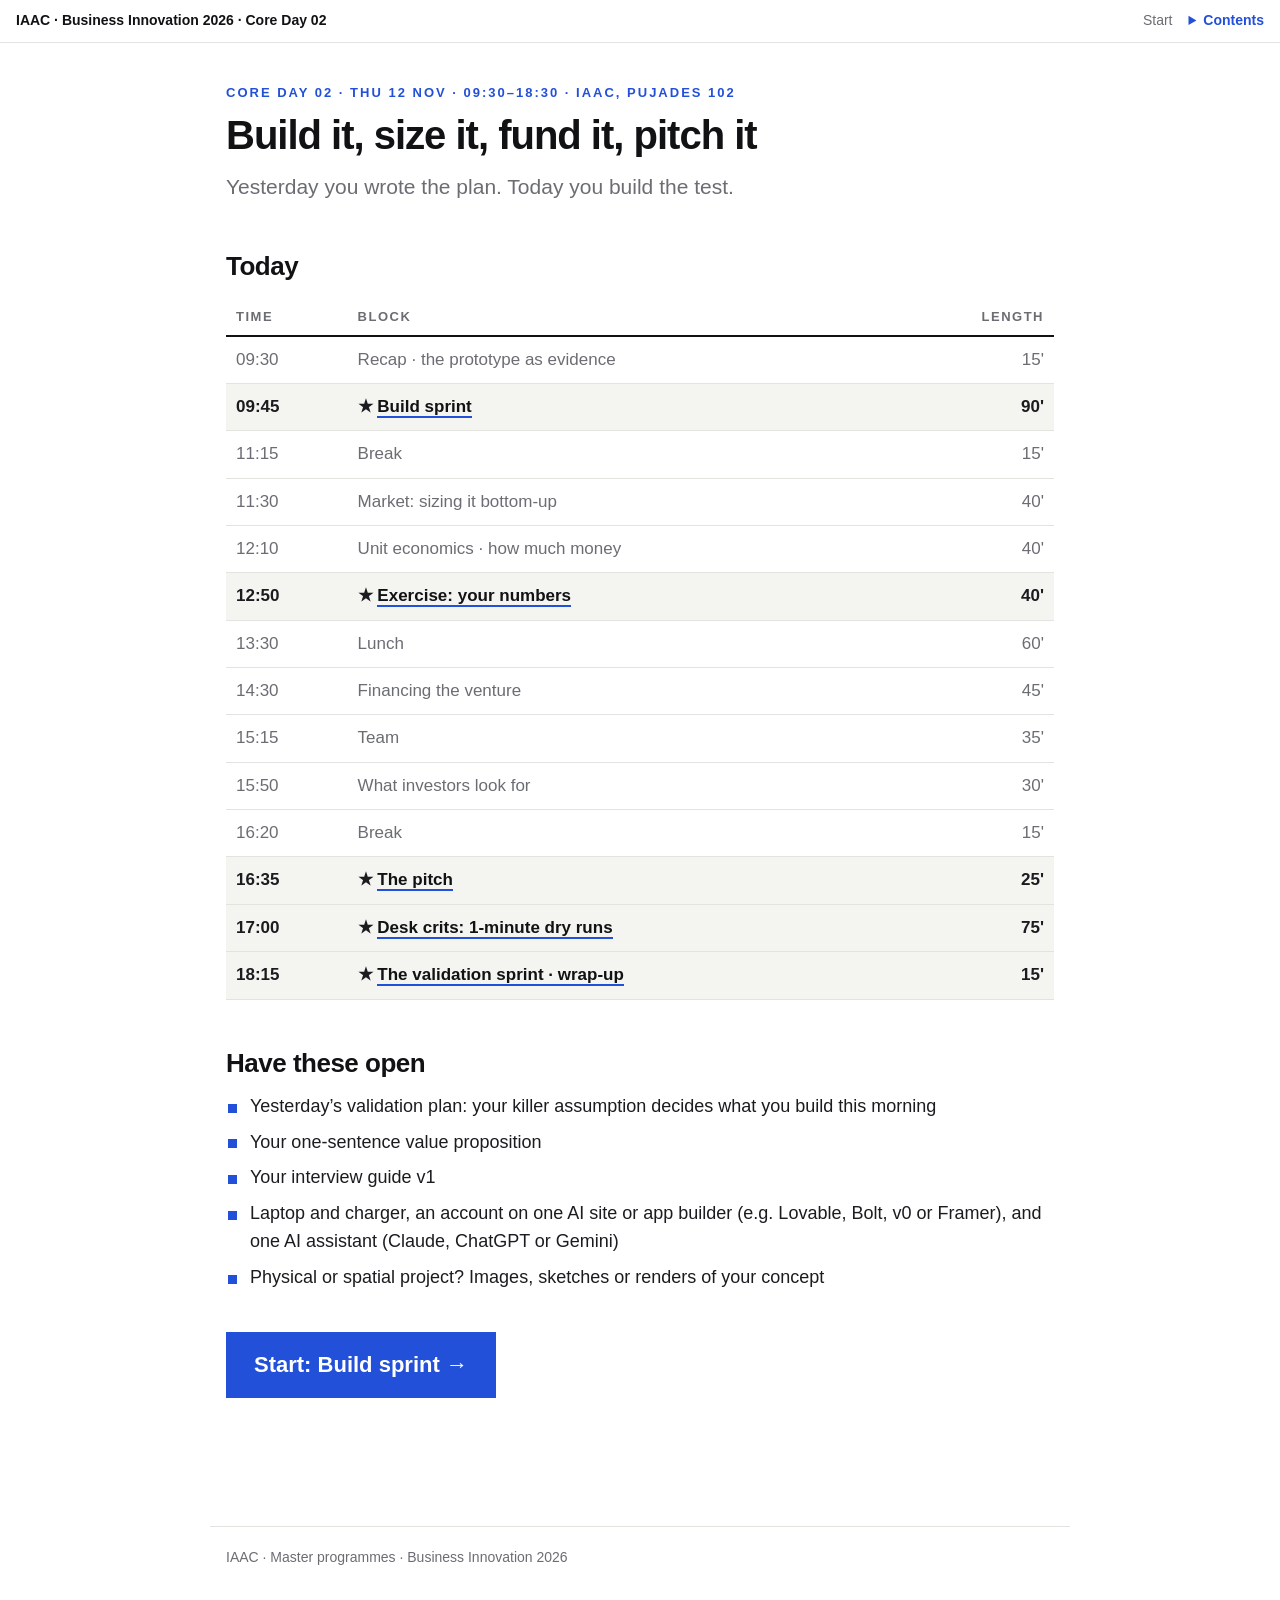
<file: index.html>
<!doctype html>
<html lang="en">
<head>
<meta charset="utf-8">
<meta name="viewport" content="width=device-width, initial-scale=1">
<title>Overview &middot; Core Day 02</title>
<meta name="description" content="Agenda and checklist for Core Day 02 of Business Innovation 2026.">
<link rel="stylesheet" href="style.css">
</head>
<body>
<div class="bar"><a class="home" href="index.html">IAAC &middot; Business Innovation 2026 &middot; Core Day 02</a><div class="right"><span class="prog">Start</span><details class="toc"><summary>Contents</summary><ol><li class="cur"><a href="index.html" aria-current="page">Overview</a></li><li><a href="01-build-sprint.html">Build sprint</a></li><li><a href="02-build-prompts.html">Builder prompts</a></li><li><a href="03-peer-test-ship.html">Peer test &amp; ship</a></li><li><a href="04-your-numbers.html">Your numbers</a></li><li><a href="05-numbers-prompts.html">AI: check your numbers</a></li><li><a href="06-the-pitch.html">The pitch</a></li><li><a href="07-desk-crits.html">Desk crits</a></li><li><a href="08-validation-sprint.html">Validation sprint</a></li></ol></details></div></div>
<main>
<p class="eyebrow">Core Day 02 &middot; Thu 12 Nov &middot; 09:30&ndash;18:30 &middot; IAAC, Pujades 102</p>
<h1>Build it, size it, fund it, pitch it</h1>
<p class="lead">Yesterday you wrote the plan. Today you build the test.</p>
<h2>Today</h2><div class="tw"><table><thead><tr><th>Time</th><th>Block</th><th class="r">Length</th></tr></thead><tbody><tr class="muted"><td>09:30</td><td>Recap · the prototype as evidence</td><td class="r">15'</td></tr><tr class="star"><td>09:45</td><td>&#9733; <a href="01-build-sprint.html">Build sprint</a></td><td class="r">90'</td></tr><tr class="muted"><td>11:15</td><td>Break</td><td class="r">15'</td></tr><tr class="muted"><td>11:30</td><td>Market: sizing it bottom-up</td><td class="r">40'</td></tr><tr class="muted"><td>12:10</td><td>Unit economics · how much money</td><td class="r">40'</td></tr><tr class="star"><td>12:50</td><td>&#9733; <a href="04-your-numbers.html">Exercise: your numbers</a></td><td class="r">40'</td></tr><tr class="muted"><td>13:30</td><td>Lunch</td><td class="r">60'</td></tr><tr class="muted"><td>14:30</td><td>Financing the venture</td><td class="r">45'</td></tr><tr class="muted"><td>15:15</td><td>Team</td><td class="r">35'</td></tr><tr class="muted"><td>15:50</td><td>What investors look for</td><td class="r">30'</td></tr><tr class="muted"><td>16:20</td><td>Break</td><td class="r">15'</td></tr><tr class="star"><td>16:35</td><td>&#9733; <a href="06-the-pitch.html">The pitch</a></td><td class="r">25'</td></tr><tr class="star"><td>17:00</td><td>&#9733; <a href="07-desk-crits.html">Desk crits: 1-minute dry runs</a></td><td class="r">75'</td></tr><tr class="star"><td>18:15</td><td>&#9733; <a href="08-validation-sprint.html">The validation sprint · wrap-up</a></td><td class="r">15'</td></tr></tbody></table></div><h2>Have these open</h2><ul class="sq">
<li>Yesterday&rsquo;s validation plan: your killer assumption decides what you build this morning</li>
<li>Your one-sentence value proposition</li>
<li>Your interview guide v1</li>
<li>Laptop and charger, an account on one AI site or app builder (e.g. Lovable, Bolt, v0 or Framer), and one AI assistant (Claude, ChatGPT or Gemini)</li>
<li>Physical or spatial project? Images, sketches or renders of your concept</li></ul>
<a class="cta" href="01-build-sprint.html">Start: Build sprint &rarr;</a>
</main>
<nav class="pn" aria-label="Page navigation"></nav>

<footer>IAAC &middot; Master programmes &middot; Business Innovation 2026</footer>
<script src="site.js"></script>
</body>
</html>
</file>
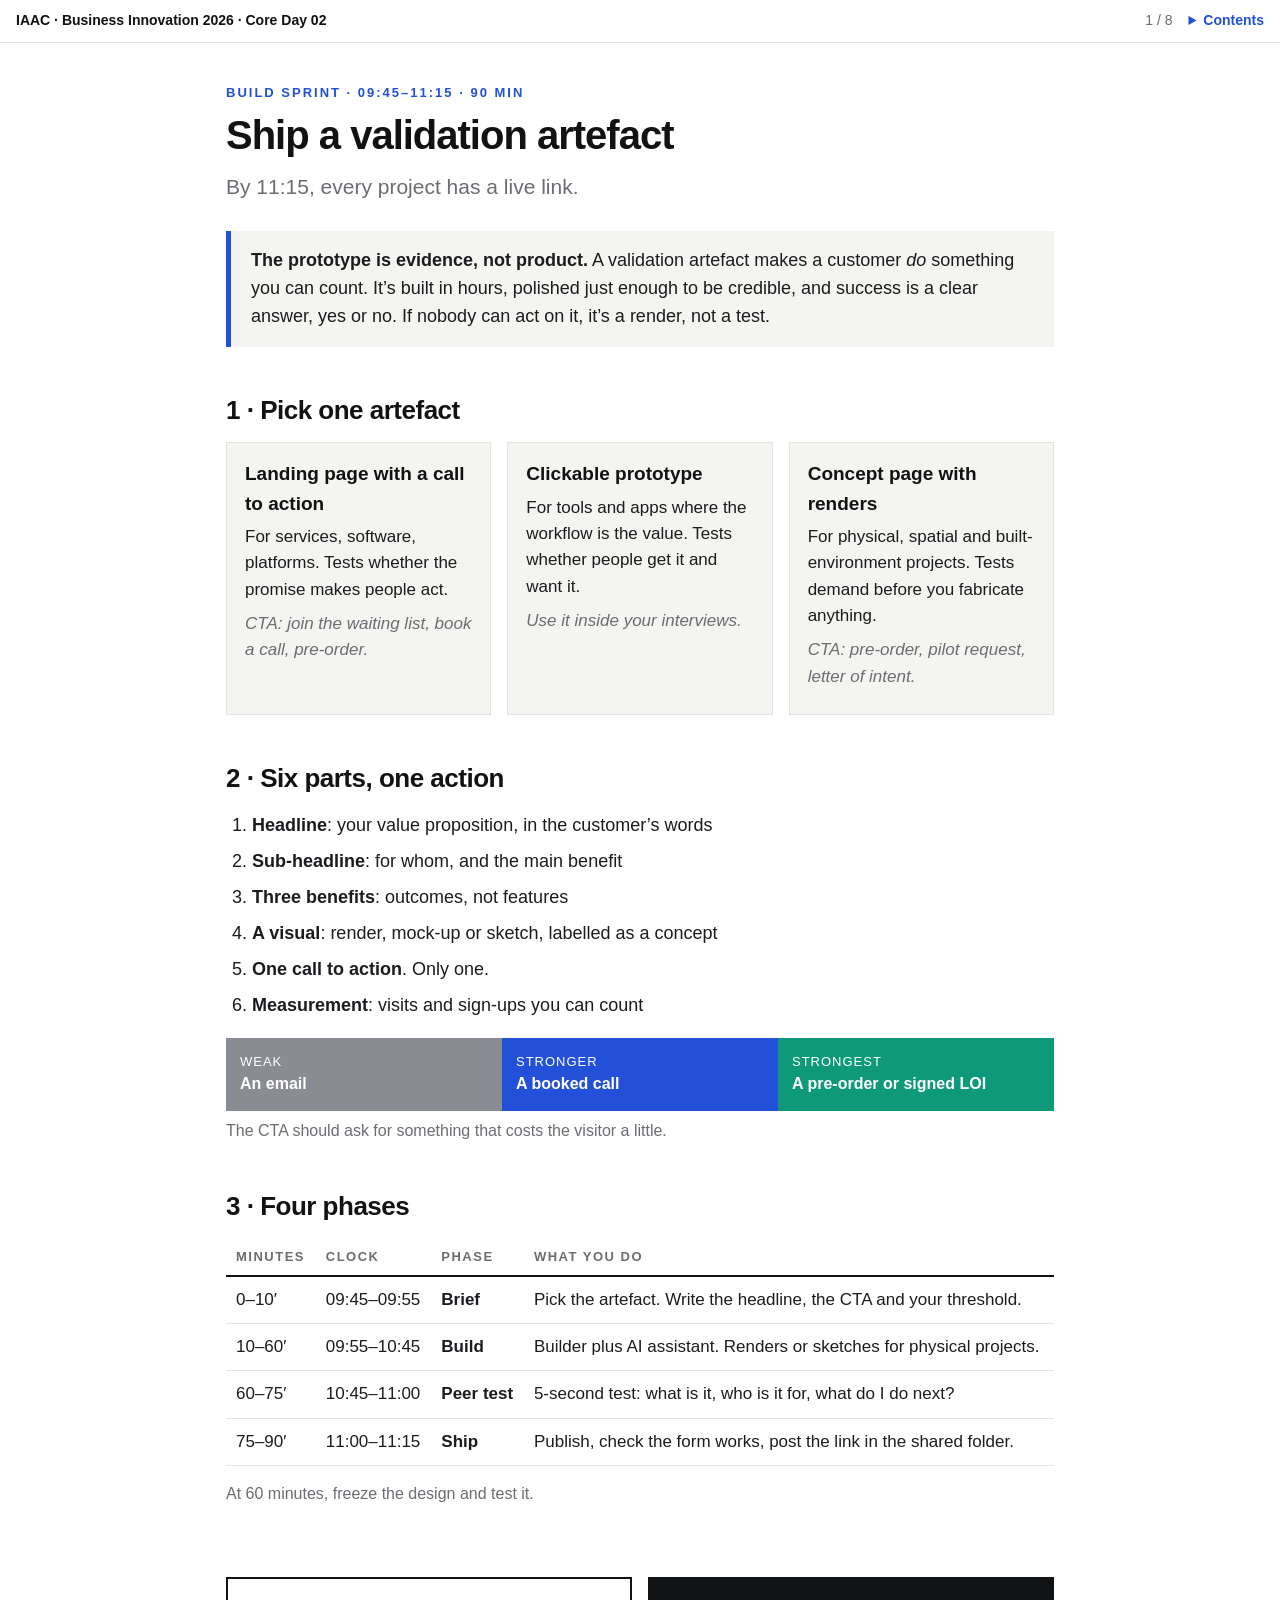
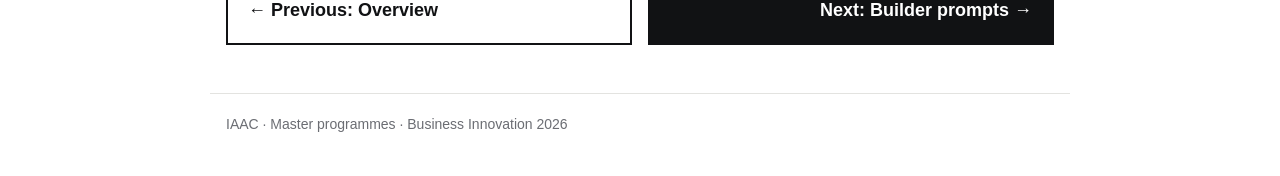
<file: 01-build-sprint.html>
<!doctype html>
<html lang="en">
<head>
<meta charset="utf-8">
<meta name="viewport" content="width=device-width, initial-scale=1">
<title>Build sprint &middot; Core Day 02</title>
<meta name="description" content="Build sprint: instructions and prompts for Core Day 02, Business Innovation 2026.">
<link rel="stylesheet" href="style.css">
</head>
<body>
<div class="bar"><a class="home" href="index.html">IAAC &middot; Business Innovation 2026 &middot; Core Day 02</a><div class="right"><span class="prog">1 / 8</span><details class="toc"><summary>Contents</summary><ol><li><a href="index.html">Overview</a></li><li class="cur"><a href="01-build-sprint.html" aria-current="page">Build sprint</a></li><li><a href="02-build-prompts.html">Builder prompts</a></li><li><a href="03-peer-test-ship.html">Peer test &amp; ship</a></li><li><a href="04-your-numbers.html">Your numbers</a></li><li><a href="05-numbers-prompts.html">AI: check your numbers</a></li><li><a href="06-the-pitch.html">The pitch</a></li><li><a href="07-desk-crits.html">Desk crits</a></li><li><a href="08-validation-sprint.html">Validation sprint</a></li></ol></details></div></div>
<main>
<p class="eyebrow">Build sprint &middot; 09:45&ndash;11:15 &middot; 90 min</p>
<h1>Ship a validation artefact</h1>
<p class="lead">By 11:15, every project has a live link.</p>
<div class="callout"><strong>The prototype is evidence, not product.</strong> A validation artefact makes a customer <em>do</em> something you can count. It&rsquo;s built in hours, polished just enough to be credible, and success is a clear answer, yes or no. If nobody can act on it, it&rsquo;s a render, not a test.</div>
<h2>1 &middot; Pick one artefact</h2><div class="cards">
<div class="card"><h3>Landing page with a call to action</h3><p>For services, software, platforms. Tests whether the promise makes people act.</p><p class="note"><em>CTA: join the waiting list, book a call, pre-order.</em></p></div>
<div class="card"><h3>Clickable prototype</h3><p>For tools and apps where the workflow is the value. Tests whether people get it and want it.</p><p class="note"><em>Use it inside your interviews.</em></p></div>
<div class="card"><h3>Concept page with renders</h3><p>For physical, spatial and built-environment projects. Tests demand before you fabricate anything.</p><p class="note"><em>CTA: pre-order, pilot request, letter of intent.</em></p></div></div>
<h2>2 &middot; Six parts, one action</h2><ol class="num">
<li><strong>Headline</strong>: your value proposition, in the customer&rsquo;s words</li>
<li><strong>Sub-headline</strong>: for whom, and the main benefit</li>
<li><strong>Three benefits</strong>: outcomes, not features</li>
<li><strong>A visual</strong>: render, mock-up or sketch, labelled as a concept</li>
<li><strong>One call to action</strong>. Only one.</li>
<li><strong>Measurement</strong>: visits and sign-ups you can count</li></ol>
<div class="steps"><div class="s1"><span>Weak</span>An email</div><div class="s2"><span>Stronger</span>A booked call</div><div class="s3"><span>Strongest</span>A pre-order or signed LOI</div></div>
<p class="note">The CTA should ask for something that costs the visitor a little.</p>
<h2>3 &middot; Four phases</h2><div class="tw"><table><thead><tr><th>Minutes</th><th>Clock</th><th>Phase</th><th>What you do</th></tr></thead><tbody>
<tr><td>0&ndash;10&prime;</td><td>09:45&ndash;09:55</td><td><strong>Brief</strong></td><td>Pick the artefact. Write the headline, the CTA and your threshold.</td></tr>
<tr><td>10&ndash;60&prime;</td><td>09:55&ndash;10:45</td><td><strong>Build</strong></td><td>Builder plus AI assistant. Renders or sketches for physical projects.</td></tr>
<tr><td>60&ndash;75&prime;</td><td>10:45&ndash;11:00</td><td><strong>Peer test</strong></td><td>5-second test: what is it, who is it for, what do I do next?</td></tr>
<tr><td>75&ndash;90&prime;</td><td>11:00&ndash;11:15</td><td><strong>Ship</strong></td><td>Publish, check the form works, post the link in the shared folder.</td></tr></tbody></table></div>
<p class="note">At 60 minutes, freeze the design and test it.</p>
</main>
<nav class="pn" aria-label="Page navigation"><a class="prev" href="index.html">&larr; Previous: Overview</a><a class="next" href="02-build-prompts.html">Next: Builder prompts &rarr;</a></nav>

<footer>IAAC &middot; Master programmes &middot; Business Innovation 2026</footer>
<script src="site.js"></script>
</body>
</html>
</file>
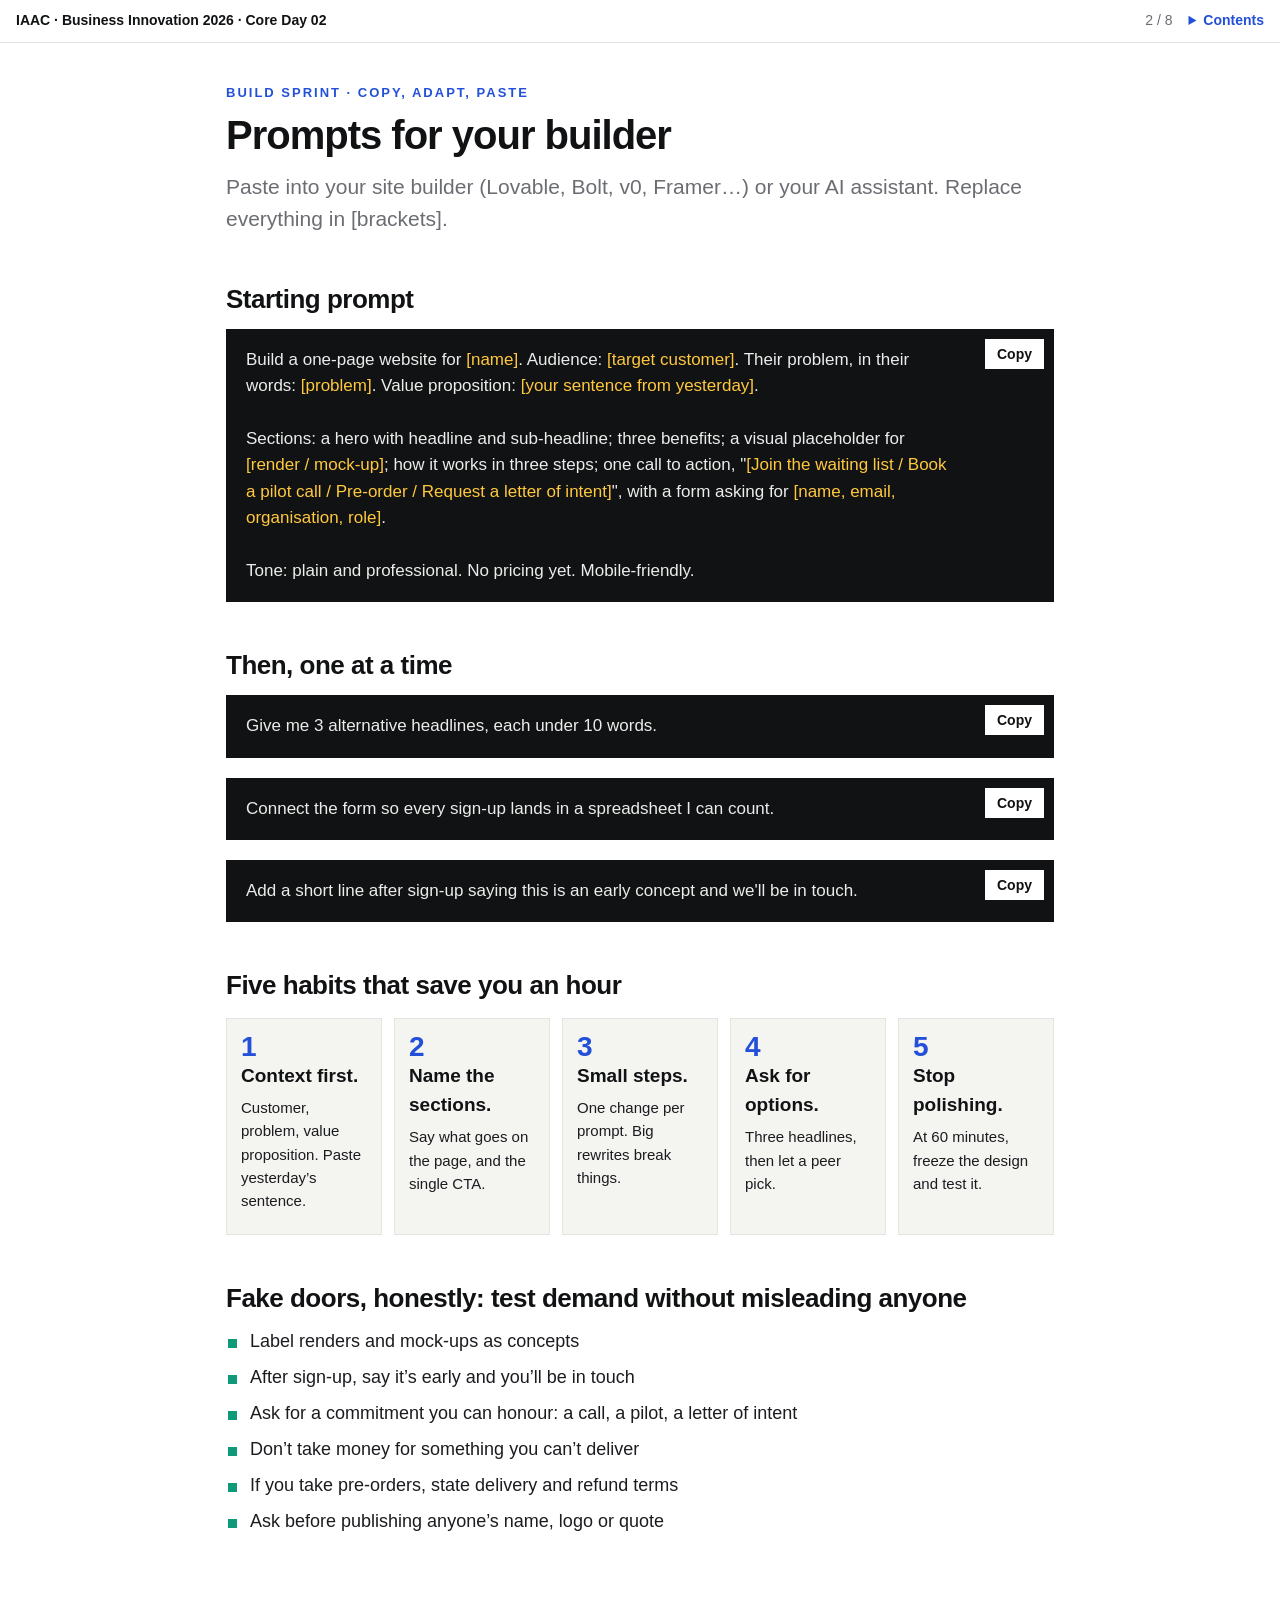
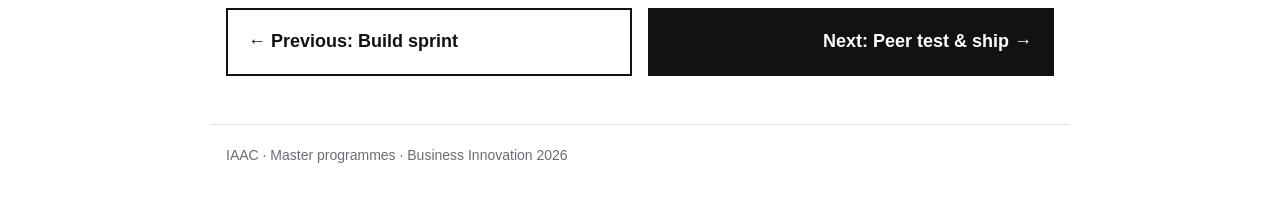
<file: 02-build-prompts.html>
<!doctype html>
<html lang="en">
<head>
<meta charset="utf-8">
<meta name="viewport" content="width=device-width, initial-scale=1">
<title>Builder prompts &middot; Core Day 02</title>
<meta name="description" content="Builder prompts: instructions and prompts for Core Day 02, Business Innovation 2026.">
<link rel="stylesheet" href="style.css">
</head>
<body>
<div class="bar"><a class="home" href="index.html">IAAC &middot; Business Innovation 2026 &middot; Core Day 02</a><div class="right"><span class="prog">2 / 8</span><details class="toc"><summary>Contents</summary><ol><li><a href="index.html">Overview</a></li><li><a href="01-build-sprint.html">Build sprint</a></li><li class="cur"><a href="02-build-prompts.html" aria-current="page">Builder prompts</a></li><li><a href="03-peer-test-ship.html">Peer test &amp; ship</a></li><li><a href="04-your-numbers.html">Your numbers</a></li><li><a href="05-numbers-prompts.html">AI: check your numbers</a></li><li><a href="06-the-pitch.html">The pitch</a></li><li><a href="07-desk-crits.html">Desk crits</a></li><li><a href="08-validation-sprint.html">Validation sprint</a></li></ol></details></div></div>
<main>
<p class="eyebrow">Build sprint &middot; copy, adapt, paste</p>
<h1>Prompts for your builder</h1>
<p class="lead">Paste into your site builder (Lovable, Bolt, v0, Framer&hellip;) or your AI assistant. Replace everything in [brackets].</p>
<h2>Starting prompt</h2><div class="prompt"><button class="copy" type="button">Copy</button><pre>Build a one-page website for <span class="ph">[name]</span>. Audience: <span class="ph">[target customer]</span>. Their problem, in their words: <span class="ph">[problem]</span>. Value proposition: <span class="ph">[your sentence from yesterday]</span>.

Sections: a hero with headline and sub-headline; three benefits; a visual placeholder for <span class="ph">[render / mock-up]</span>; how it works in three steps; one call to action, "<span class="ph">[Join the waiting list / Book a pilot call / Pre-order / Request a letter of intent]</span>", with a form asking for <span class="ph">[name, email, organisation, role]</span>.

Tone: plain and professional. No pricing yet. Mobile-friendly.</pre></div>
<h2>Then, one at a time</h2><div class="prompt"><button class="copy" type="button">Copy</button><pre>Give me 3 alternative headlines, each under 10 words.</pre></div>
<div class="prompt"><button class="copy" type="button">Copy</button><pre>Connect the form so every sign-up lands in a spreadsheet I can count.</pre></div>
<div class="prompt"><button class="copy" type="button">Copy</button><pre>Add a short line after sign-up saying this is an early concept and we'll be in touch.</pre></div>
<h2>Five habits that save you an hour</h2><div class="cards five">
<div class="card"><span class="n">1</span><h3>Context first.</h3><p>Customer, problem, value proposition. Paste yesterday&rsquo;s sentence.</p></div>
<div class="card"><span class="n">2</span><h3>Name the sections.</h3><p>Say what goes on the page, and the single CTA.</p></div>
<div class="card"><span class="n">3</span><h3>Small steps.</h3><p>One change per prompt. Big rewrites break things.</p></div>
<div class="card"><span class="n">4</span><h3>Ask for options.</h3><p>Three headlines, then let a peer pick.</p></div>
<div class="card"><span class="n">5</span><h3>Stop polishing.</h3><p>At 60 minutes, freeze the design and test it.</p></div></div>
<h2>Fake doors, honestly: test demand without misleading anyone</h2><ul class="sq green">
<li>Label renders and mock-ups as concepts</li><li>After sign-up, say it&rsquo;s early and you&rsquo;ll be in touch</li><li>Ask for a commitment you can honour: a call, a pilot, a letter of intent</li><li>Don&rsquo;t take money for something you can&rsquo;t deliver</li><li>If you take pre-orders, state delivery and refund terms</li><li>Ask before publishing anyone&rsquo;s name, logo or quote</li></ul>
</main>
<nav class="pn" aria-label="Page navigation"><a class="prev" href="01-build-sprint.html">&larr; Previous: Build sprint</a><a class="next" href="03-peer-test-ship.html">Next: Peer test &amp; ship &rarr;</a></nav>

<footer>IAAC &middot; Master programmes &middot; Business Innovation 2026</footer>
<script src="site.js"></script>
</body>
</html>
</file>
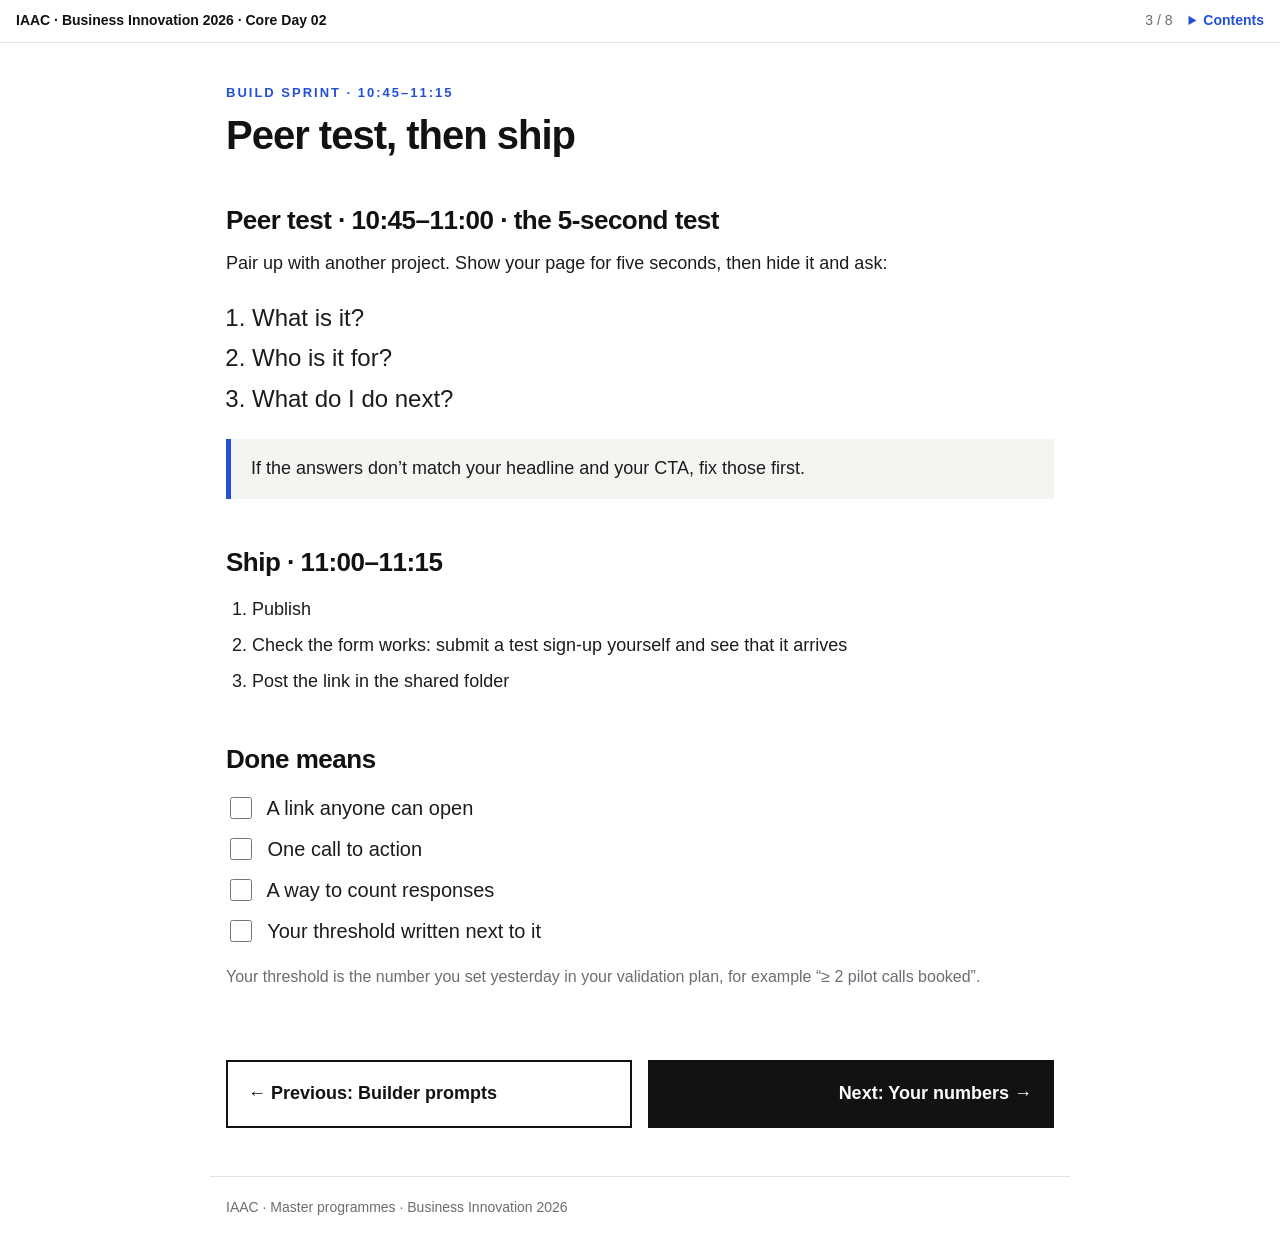
<file: 03-peer-test-ship.html>
<!doctype html>
<html lang="en">
<head>
<meta charset="utf-8">
<meta name="viewport" content="width=device-width, initial-scale=1">
<title>Peer test &amp; ship &middot; Core Day 02</title>
<meta name="description" content="Peer test &amp; ship: instructions and prompts for Core Day 02, Business Innovation 2026.">
<link rel="stylesheet" href="style.css">
</head>
<body>
<div class="bar"><a class="home" href="index.html">IAAC &middot; Business Innovation 2026 &middot; Core Day 02</a><div class="right"><span class="prog">3 / 8</span><details class="toc"><summary>Contents</summary><ol><li><a href="index.html">Overview</a></li><li><a href="01-build-sprint.html">Build sprint</a></li><li><a href="02-build-prompts.html">Builder prompts</a></li><li class="cur"><a href="03-peer-test-ship.html" aria-current="page">Peer test &amp; ship</a></li><li><a href="04-your-numbers.html">Your numbers</a></li><li><a href="05-numbers-prompts.html">AI: check your numbers</a></li><li><a href="06-the-pitch.html">The pitch</a></li><li><a href="07-desk-crits.html">Desk crits</a></li><li><a href="08-validation-sprint.html">Validation sprint</a></li></ol></details></div></div>
<main>
<p class="eyebrow">Build sprint &middot; 10:45&ndash;11:15</p>
<h1>Peer test, then ship</h1>

<h2>Peer test &middot; 10:45&ndash;11:00 &middot; the 5-second test</h2>
<p>Pair up with another project. Show your page for five seconds, then hide it and ask:</p>
<ol class="num bignum"><li>What is it?</li><li>Who is it for?</li><li>What do I do next?</li></ol>
<div class="callout">If the answers don&rsquo;t match your headline and your CTA, fix those first.</div>
<h2>Ship &middot; 11:00&ndash;11:15</h2><ol class="num"><li>Publish</li><li>Check the form works: submit a test sign-up yourself and see that it arrives</li><li>Post the link in the shared folder</li></ol>
<h2>Done means</h2><ul class="checks"><li><label><input type="checkbox"> A link anyone can open</label></li><li><label><input type="checkbox"> One call to action</label></li><li><label><input type="checkbox"> A way to count responses</label></li><li><label><input type="checkbox"> Your threshold written next to it</label></li></ul>
<p class="note">Your threshold is the number you set yesterday in your validation plan, for example &ldquo;&ge; 2 pilot calls booked&rdquo;.</p>
</main>
<nav class="pn" aria-label="Page navigation"><a class="prev" href="02-build-prompts.html">&larr; Previous: Builder prompts</a><a class="next" href="04-your-numbers.html">Next: Your numbers &rarr;</a></nav>

<footer>IAAC &middot; Master programmes &middot; Business Innovation 2026</footer>
<script src="site.js"></script>
</body>
</html>
</file>
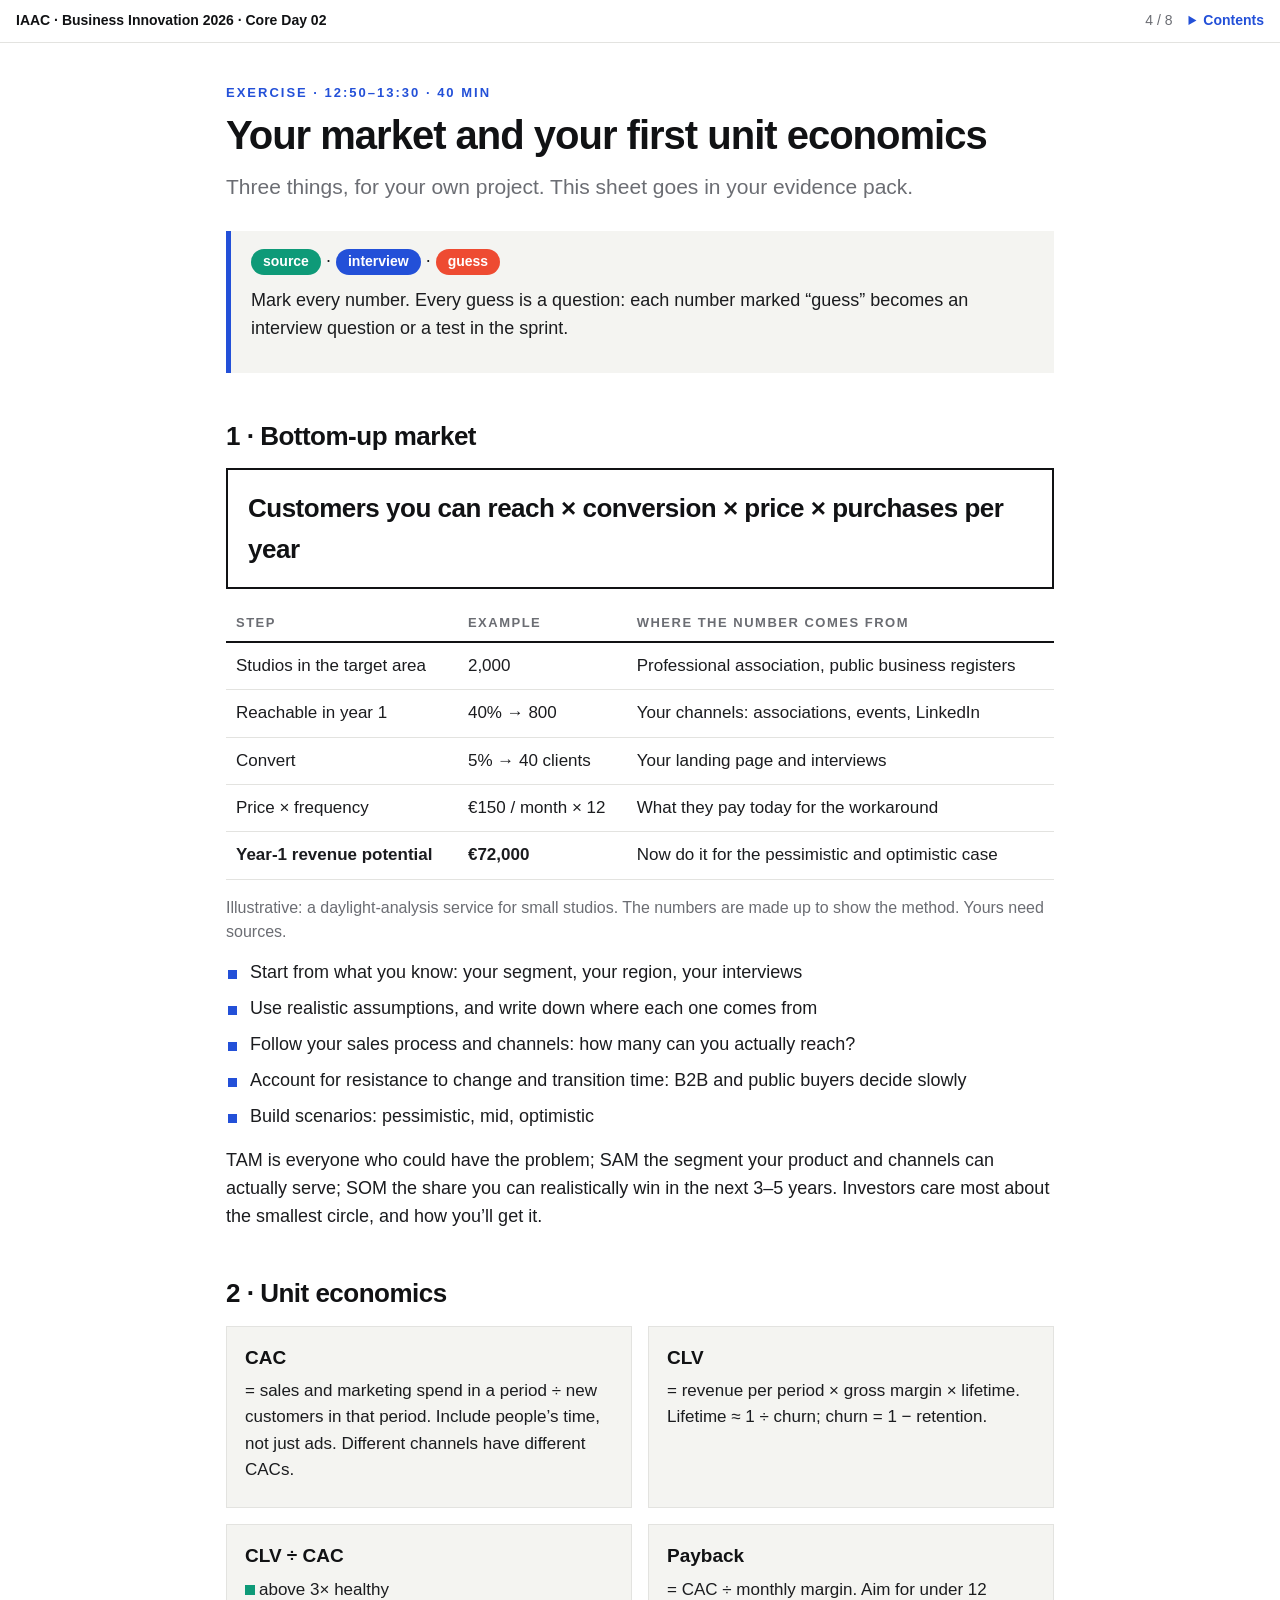
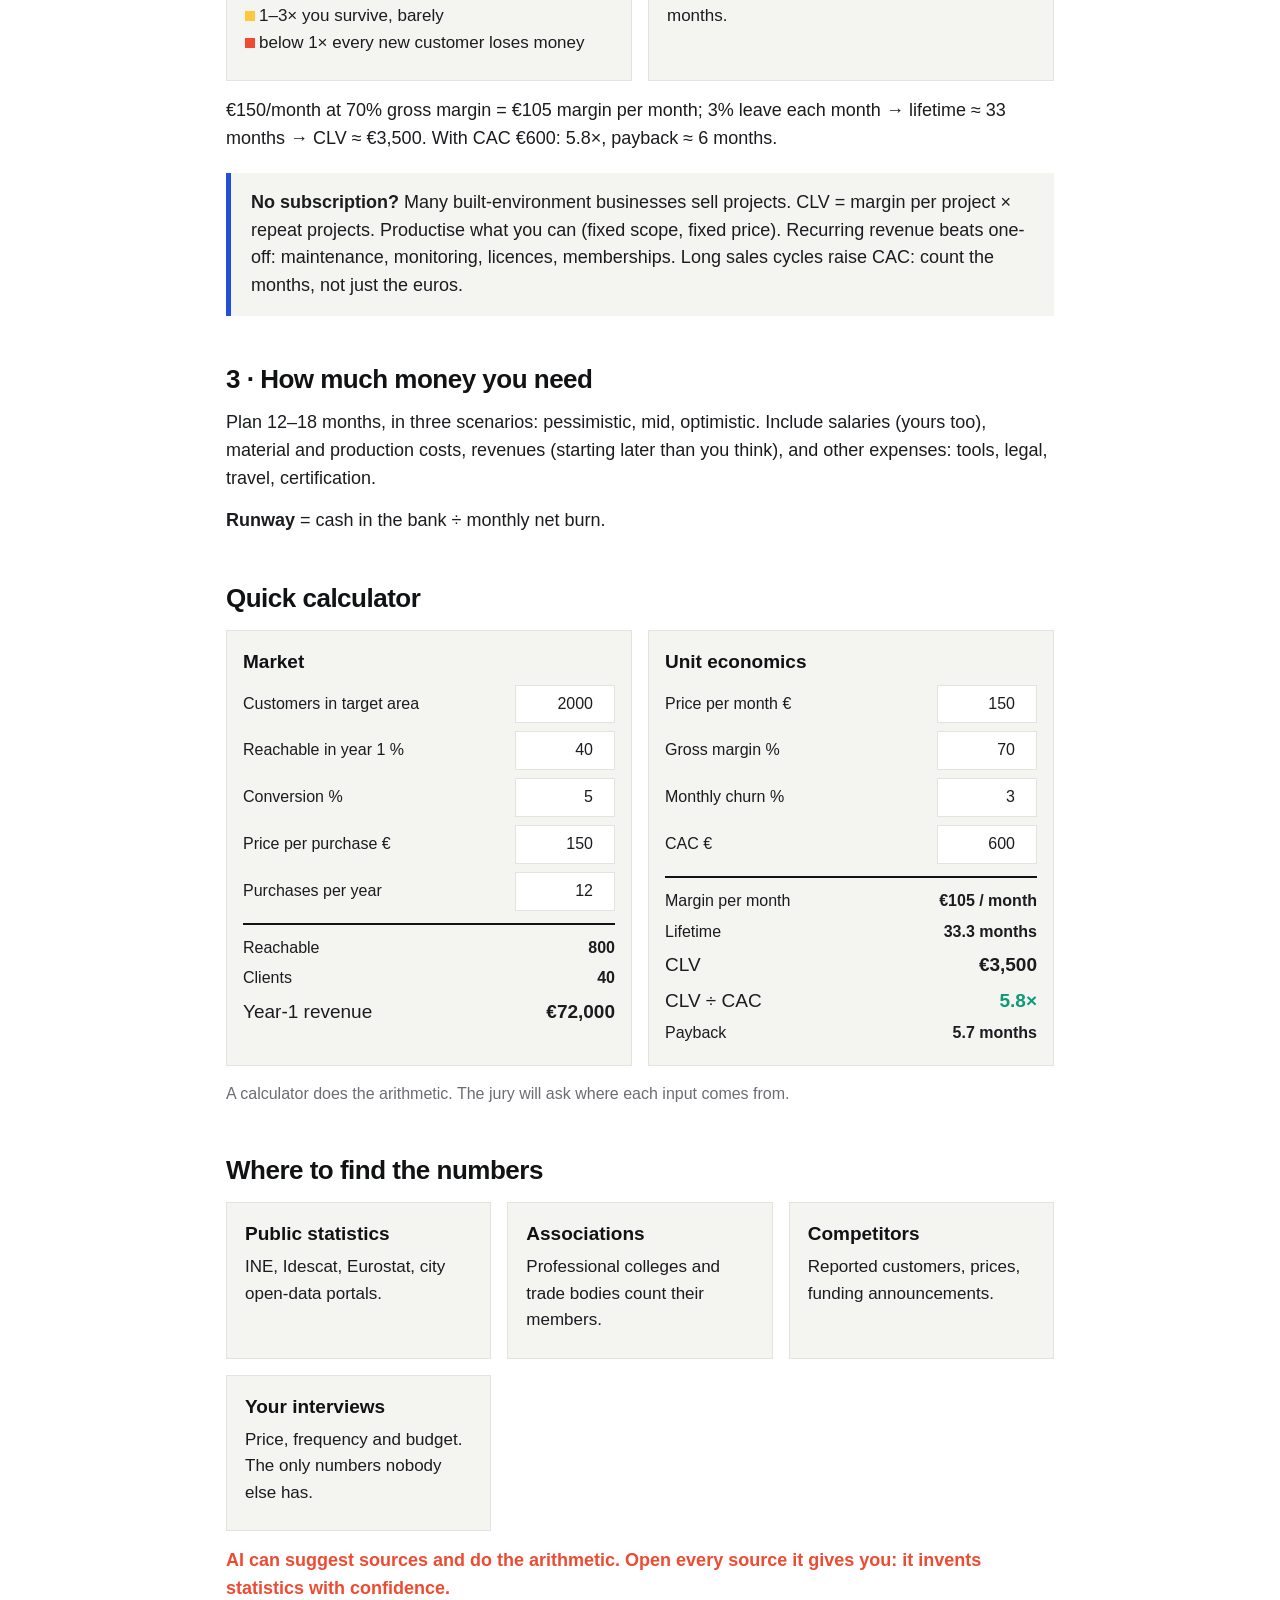
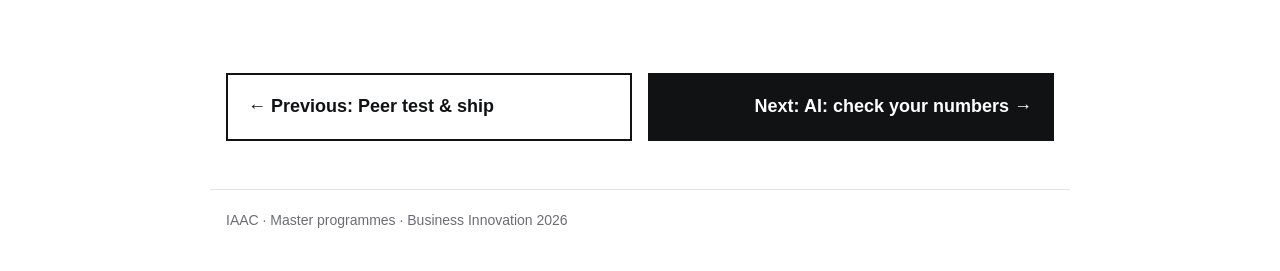
<file: 04-your-numbers.html>
<!doctype html>
<html lang="en">
<head>
<meta charset="utf-8">
<meta name="viewport" content="width=device-width, initial-scale=1">
<title>Your numbers &middot; Core Day 02</title>
<meta name="description" content="Your numbers: instructions and prompts for Core Day 02, Business Innovation 2026.">
<link rel="stylesheet" href="style.css">
</head>
<body>
<div class="bar"><a class="home" href="index.html">IAAC &middot; Business Innovation 2026 &middot; Core Day 02</a><div class="right"><span class="prog">4 / 8</span><details class="toc"><summary>Contents</summary><ol><li><a href="index.html">Overview</a></li><li><a href="01-build-sprint.html">Build sprint</a></li><li><a href="02-build-prompts.html">Builder prompts</a></li><li><a href="03-peer-test-ship.html">Peer test &amp; ship</a></li><li class="cur"><a href="04-your-numbers.html" aria-current="page">Your numbers</a></li><li><a href="05-numbers-prompts.html">AI: check your numbers</a></li><li><a href="06-the-pitch.html">The pitch</a></li><li><a href="07-desk-crits.html">Desk crits</a></li><li><a href="08-validation-sprint.html">Validation sprint</a></li></ol></details></div></div>
<main>
<p class="eyebrow">Exercise &middot; 12:50&ndash;13:30 &middot; 40 min</p>
<h1>Your market and your first unit economics</h1>
<p class="lead">Three things, for your own project. This sheet goes in your evidence pack.</p>
<div class="callout"><span class="pill g">source</span> &middot; <span class="pill">interview</span> &middot; <span class="pill r">guess</span><p style="margin-top:12px">Mark every number. Every guess is a question: each number marked &ldquo;guess&rdquo; becomes an interview question or a test in the sprint.</p></div>
<h2>1 &middot; Bottom-up market</h2>
<div class="formula">Customers you can reach &times; conversion &times; price &times; purchases per year</div>
<div class="tw"><table><thead><tr><th>Step</th><th>Example</th><th>Where the number comes from</th></tr></thead><tbody>
<tr><td>Studios in the target area</td><td>2,000</td><td>Professional association, public business registers</td></tr>
<tr><td>Reachable in year 1</td><td>40% &rarr; 800</td><td>Your channels: associations, events, LinkedIn</td></tr>
<tr><td>Convert</td><td>5% &rarr; 40 clients</td><td>Your landing page and interviews</td></tr>
<tr><td>Price &times; frequency</td><td>&euro;150 / month &times; 12</td><td>What they pay today for the workaround</td></tr>
<tr><td><strong>Year-1 revenue potential</strong></td><td><strong>&euro;72,000</strong></td><td>Now do it for the pessimistic and optimistic case</td></tr></tbody></table></div>
<p class="note">Illustrative: a daylight-analysis service for small studios. The numbers are made up to show the method. Yours need sources.</p>
<ul class="sq"><li>Start from what you know: your segment, your region, your interviews</li><li>Use realistic assumptions, and write down where each one comes from</li><li>Follow your sales process and channels: how many can you actually reach?</li><li>Account for resistance to change and transition time: B2B and public buyers decide slowly</li><li>Build scenarios: pessimistic, mid, optimistic</li></ul>
<p>TAM is everyone who could have the problem; SAM the segment your product and channels can actually serve; SOM the share you can realistically win in the next 3&ndash;5 years. Investors care most about the smallest circle, and how you&rsquo;ll get it.</p>
<h2>2 &middot; Unit economics</h2><div class="cards two">
<div class="card"><h3>CAC</h3><p>= sales and marketing spend in a period &divide; new customers in that period. Include people&rsquo;s time, not just ads. Different channels have different CACs.</p></div>
<div class="card"><h3>CLV</h3><p>= revenue per period &times; gross margin &times; lifetime. Lifetime &asymp; 1 &divide; churn; churn = 1 &minus; retention.</p></div>
<div class="card"><h3>CLV &divide; CAC</h3><p class="markers"><span style="background:var(--accent2)"></span>above 3&times; healthy<br><span style="background:var(--accent4)"></span>1&ndash;3&times; you survive, barely<br><span style="background:var(--accent3)"></span>below 1&times; every new customer loses money</p></div>
<div class="card"><h3>Payback</h3><p>= CAC &divide; monthly margin. Aim for under 12 months.</p></div></div>
<p>&euro;150/month at 70% gross margin = &euro;105 margin per month; 3% leave each month &rarr; lifetime &asymp; 33 months &rarr; CLV &asymp; &euro;3,500. With CAC &euro;600: 5.8&times;, payback &asymp; 6 months.</p>
<div class="callout"><strong>No subscription?</strong> Many built-environment businesses sell projects. CLV = margin per project &times; repeat projects. Productise what you can (fixed scope, fixed price). Recurring revenue beats one-off: maintenance, monitoring, licences, memberships. Long sales cycles raise CAC: count the months, not just the euros.</div>
<h2>3 &middot; How much money you need</h2>
<p>Plan 12&ndash;18 months, in three scenarios: pessimistic, mid, optimistic. Include salaries (yours too), material and production costs, revenues (starting later than you think), and other expenses: tools, legal, travel, certification.</p>
<p><strong>Runway</strong> = cash in the bank &divide; monthly net burn.</p>
<h2>Quick calculator</h2><div class="calc">
<div class="panel"><h3>Market</h3>
<label>Customers in target area <input type="number" id="m-cust" value="2000" min="0" step="any"></label>
<label>Reachable in year 1 % <input type="number" id="m-reach" value="40" min="0" step="any"></label>
<label>Conversion % <input type="number" id="m-conv" value="5" min="0" step="any"></label>
<label>Price per purchase &euro; <input type="number" id="m-price" value="150" min="0" step="any"></label>
<label>Purchases per year <input type="number" id="m-n" value="12" min="0" step="any"></label>
<div class="res"><div>Reachable <b id="o-reach">&mdash;</b></div><div>Clients <b id="o-clients">&mdash;</b></div><div class="k">Year-1 revenue <b id="o-rev">&mdash;</b></div></div></div>
<div class="panel"><h3>Unit economics</h3>
<label>Price per month &euro; <input type="number" id="u-price" value="150" min="0" step="any"></label>
<label>Gross margin % <input type="number" id="u-gm" value="70" min="0" step="any"></label>
<label>Monthly churn % <input type="number" id="u-churn" value="3" min="0" step="any"></label>
<label>CAC &euro; <input type="number" id="u-cac" value="600" min="0" step="any"></label>
<div class="res"><div>Margin per month <b id="o-margin">&mdash;</b></div><div>Lifetime <b id="o-life">&mdash;</b></div><div class="k">CLV <b id="o-clv">&mdash;</b></div><div class="k">CLV &divide; CAC <b id="o-ratio">&mdash;</b></div><div>Payback <b id="o-pay">&mdash;</b></div></div></div></div>
<p class="note">A calculator does the arithmetic. The jury will ask where each input comes from.</p>
<h2>Where to find the numbers</h2><div class="cards">
<div class="card"><h3>Public statistics</h3><p>INE, Idescat, Eurostat, city open-data portals.</p></div>
<div class="card"><h3>Associations</h3><p>Professional colleges and trade bodies count their members.</p></div>
<div class="card"><h3>Competitors</h3><p>Reported customers, prices, funding announcements.</p></div>
<div class="card"><h3>Your interviews</h3><p>Price, frequency and budget. The only numbers nobody else has.</p></div></div>
<p class="warn-t">AI can suggest sources and do the arithmetic. Open every source it gives you: it invents statistics with confidence.</p>
</main>
<nav class="pn" aria-label="Page navigation"><a class="prev" href="03-peer-test-ship.html">&larr; Previous: Peer test &amp; ship</a><a class="next" href="05-numbers-prompts.html">Next: AI: check your numbers &rarr;</a></nav>

<footer>IAAC &middot; Master programmes &middot; Business Innovation 2026</footer>
<script src="site.js"></script>
</body>
</html>
</file>
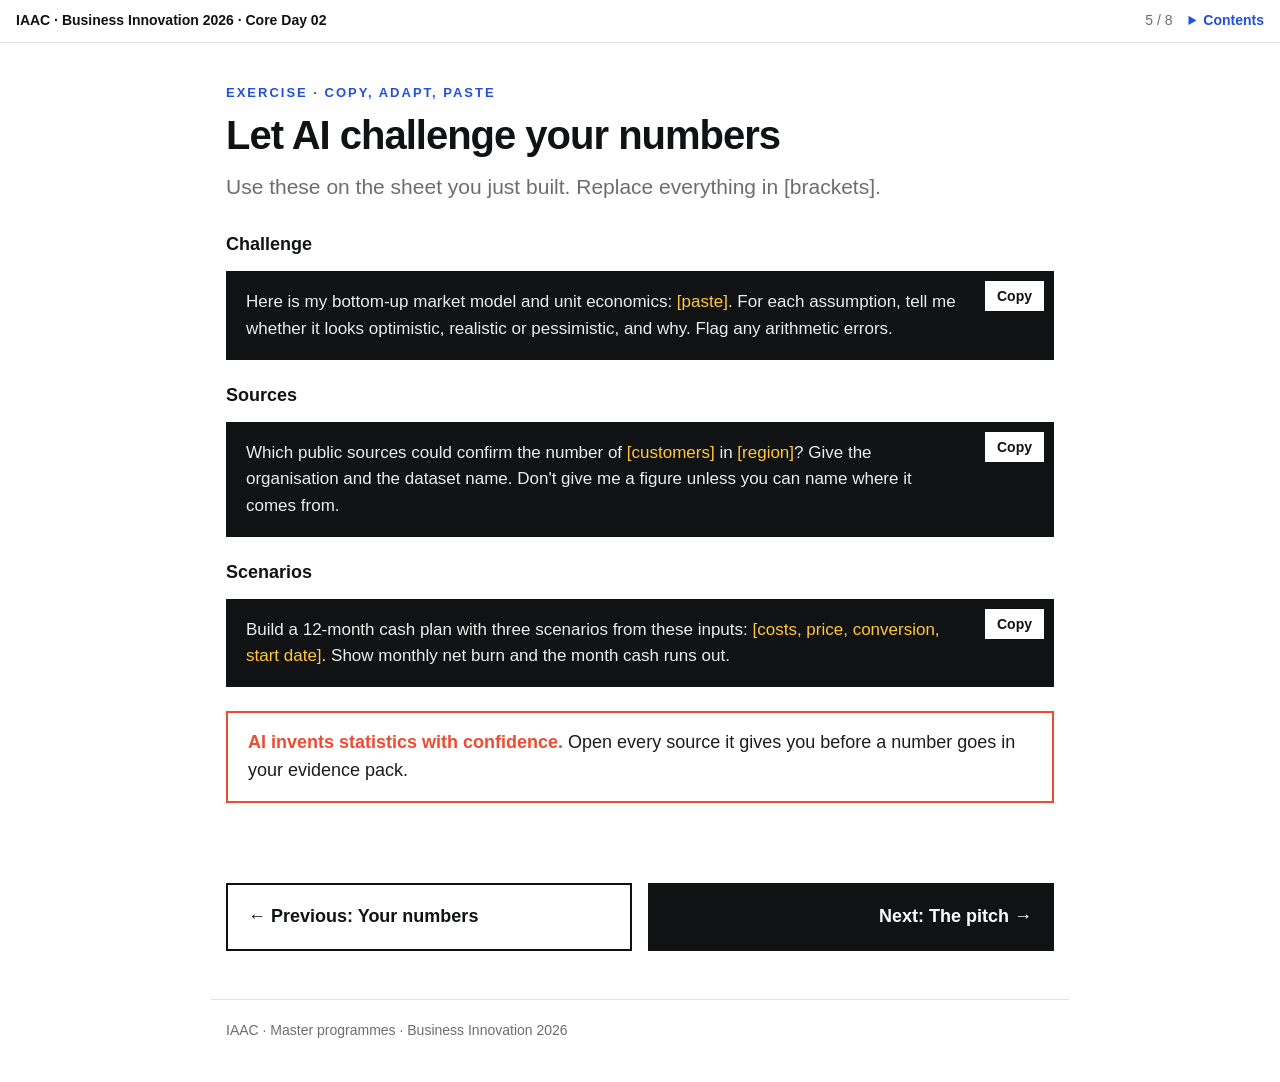
<file: 05-numbers-prompts.html>
<!doctype html>
<html lang="en">
<head>
<meta charset="utf-8">
<meta name="viewport" content="width=device-width, initial-scale=1">
<title>AI: check your numbers &middot; Core Day 02</title>
<meta name="description" content="AI: check your numbers: instructions and prompts for Core Day 02, Business Innovation 2026.">
<link rel="stylesheet" href="style.css">
</head>
<body>
<div class="bar"><a class="home" href="index.html">IAAC &middot; Business Innovation 2026 &middot; Core Day 02</a><div class="right"><span class="prog">5 / 8</span><details class="toc"><summary>Contents</summary><ol><li><a href="index.html">Overview</a></li><li><a href="01-build-sprint.html">Build sprint</a></li><li><a href="02-build-prompts.html">Builder prompts</a></li><li><a href="03-peer-test-ship.html">Peer test &amp; ship</a></li><li><a href="04-your-numbers.html">Your numbers</a></li><li class="cur"><a href="05-numbers-prompts.html" aria-current="page">AI: check your numbers</a></li><li><a href="06-the-pitch.html">The pitch</a></li><li><a href="07-desk-crits.html">Desk crits</a></li><li><a href="08-validation-sprint.html">Validation sprint</a></li></ol></details></div></div>
<main>
<p class="eyebrow">Exercise &middot; copy, adapt, paste</p>
<h1>Let AI challenge your numbers</h1>
<p class="lead">Use these on the sheet you just built. Replace everything in [brackets].</p>
<p class="plabel">Challenge</p><div class="prompt"><button class="copy" type="button">Copy</button><pre>Here is my bottom-up market model and unit economics: <span class="ph">[paste]</span>. For each assumption, tell me whether it looks optimistic, realistic or pessimistic, and why. Flag any arithmetic errors.</pre></div>
<p class="plabel">Sources</p><div class="prompt"><button class="copy" type="button">Copy</button><pre>Which public sources could confirm the number of <span class="ph">[customers]</span> in <span class="ph">[region]</span>? Give the organisation and the dataset name. Don't give me a figure unless you can name where it comes from.</pre></div>
<p class="plabel">Scenarios</p><div class="prompt"><button class="copy" type="button">Copy</button><pre>Build a 12-month cash plan with three scenarios from these inputs: <span class="ph">[costs, price, conversion, start date]</span>. Show monthly net burn and the month cash runs out.</pre></div>
<div class="warnbox"><span class="warn-t">AI invents statistics with confidence.</span> Open every source it gives you before a number goes in your evidence pack.</div>
</main>
<nav class="pn" aria-label="Page navigation"><a class="prev" href="04-your-numbers.html">&larr; Previous: Your numbers</a><a class="next" href="06-the-pitch.html">Next: The pitch &rarr;</a></nav>

<footer>IAAC &middot; Master programmes &middot; Business Innovation 2026</footer>
<script src="site.js"></script>
</body>
</html>
</file>
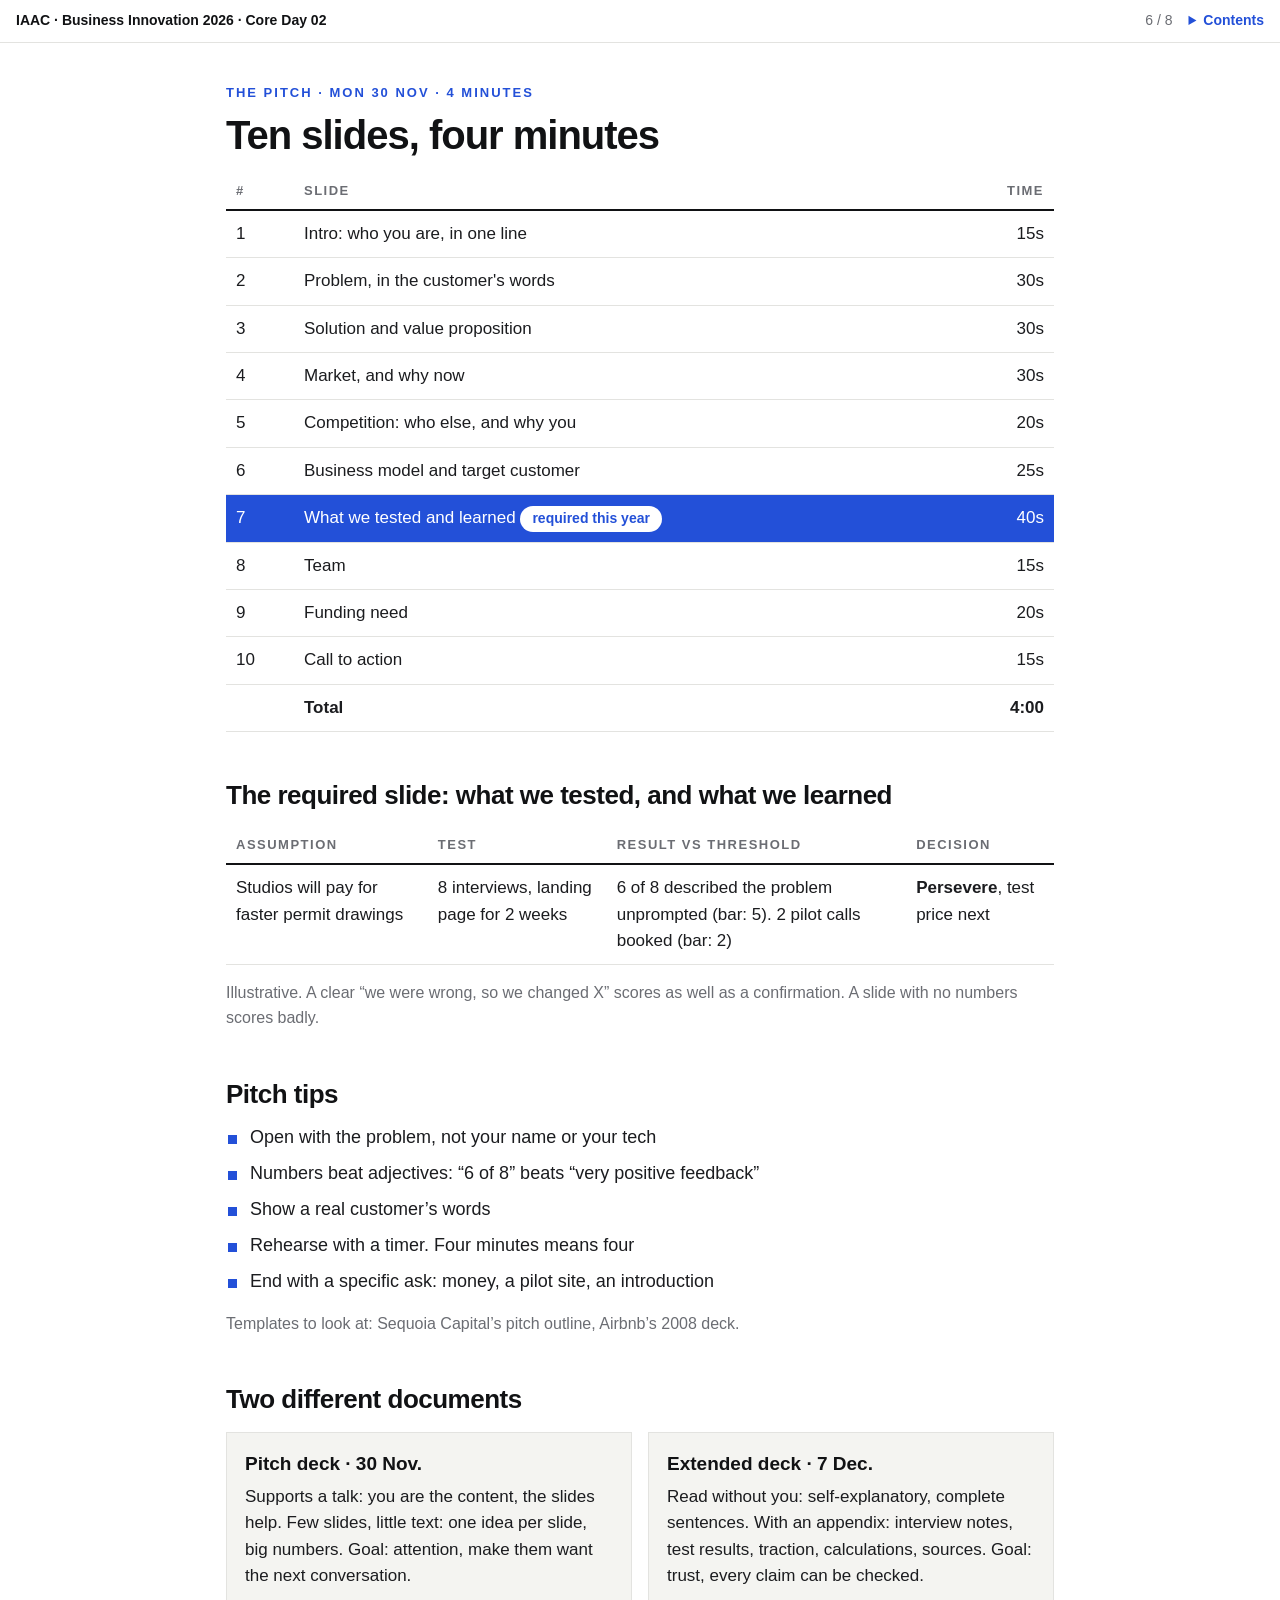
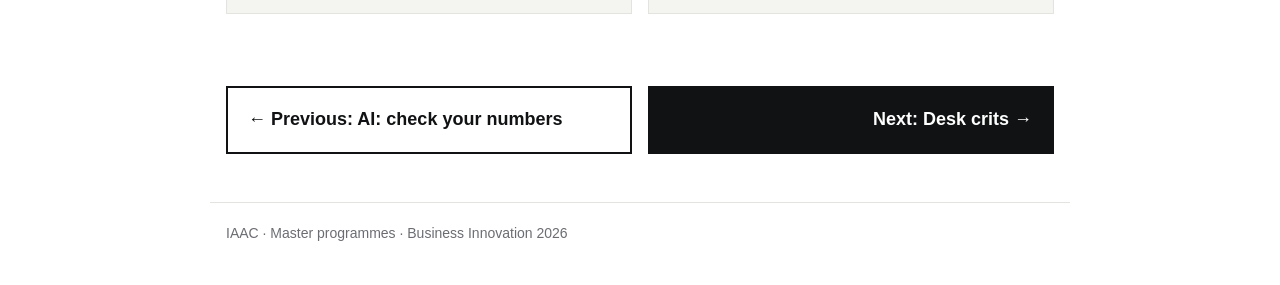
<file: 06-the-pitch.html>
<!doctype html>
<html lang="en">
<head>
<meta charset="utf-8">
<meta name="viewport" content="width=device-width, initial-scale=1">
<title>The pitch &middot; Core Day 02</title>
<meta name="description" content="The pitch: instructions and prompts for Core Day 02, Business Innovation 2026.">
<link rel="stylesheet" href="style.css">
</head>
<body>
<div class="bar"><a class="home" href="index.html">IAAC &middot; Business Innovation 2026 &middot; Core Day 02</a><div class="right"><span class="prog">6 / 8</span><details class="toc"><summary>Contents</summary><ol><li><a href="index.html">Overview</a></li><li><a href="01-build-sprint.html">Build sprint</a></li><li><a href="02-build-prompts.html">Builder prompts</a></li><li><a href="03-peer-test-ship.html">Peer test &amp; ship</a></li><li><a href="04-your-numbers.html">Your numbers</a></li><li><a href="05-numbers-prompts.html">AI: check your numbers</a></li><li class="cur"><a href="06-the-pitch.html" aria-current="page">The pitch</a></li><li><a href="07-desk-crits.html">Desk crits</a></li><li><a href="08-validation-sprint.html">Validation sprint</a></li></ol></details></div></div>
<main>
<p class="eyebrow">The pitch &middot; Mon 30 Nov &middot; 4 minutes</p>
<h1>Ten slides, four minutes</h1>

<div class="tw"><table><thead><tr><th>#</th><th>Slide</th><th class="r">Time</th></tr></thead><tbody><tr><td>1</td><td>Intro: who you are, in one line</td><td class="r">15s</td></tr><tr><td>2</td><td>Problem, in the customer&#x27;s words</td><td class="r">30s</td></tr><tr><td>3</td><td>Solution and value proposition</td><td class="r">30s</td></tr><tr><td>4</td><td>Market, and why now</td><td class="r">30s</td></tr><tr><td>5</td><td>Competition: who else, and why you</td><td class="r">20s</td></tr><tr><td>6</td><td>Business model and target customer</td><td class="r">25s</td></tr><tr class="hl"><td>7</td><td>What we tested and learned <span class="pill">required this year</span></td><td class="r">40s</td></tr><tr><td>8</td><td>Team</td><td class="r">15s</td></tr><tr><td>9</td><td>Funding need</td><td class="r">20s</td></tr><tr><td>10</td><td>Call to action</td><td class="r">15s</td></tr><tr><td></td><td><strong>Total</strong></td><td class="r"><strong>4:00</strong></td></tr></tbody></table></div><h2>The required slide: what we tested, and what we learned</h2><div class="tw"><table><thead><tr><th>Assumption</th><th>Test</th><th>Result vs threshold</th><th>Decision</th></tr></thead><tbody><tr><td>Studios will pay for faster permit drawings</td><td>8 interviews, landing page for 2 weeks</td><td>6 of 8 described the problem unprompted (bar: 5). 2 pilot calls booked (bar: 2)</td><td><strong>Persevere</strong>, test price next</td></tr></tbody></table></div>
<p class="note">Illustrative. A clear &ldquo;we were wrong, so we changed X&rdquo; scores as well as a confirmation. A slide with no numbers scores badly.</p>
<h2>Pitch tips</h2><ul class="sq"><li>Open with the problem, not your name or your tech</li><li>Numbers beat adjectives: &ldquo;6 of 8&rdquo; beats &ldquo;very positive feedback&rdquo;</li><li>Show a real customer&rsquo;s words</li><li>Rehearse with a timer. Four minutes means four</li><li>End with a specific ask: money, a pilot site, an introduction</li></ul>
<p class="note">Templates to look at: Sequoia Capital&rsquo;s pitch outline, Airbnb&rsquo;s 2008 deck.</p>
<h2>Two different documents</h2><div class="cards two">
<div class="card"><h3>Pitch deck &middot; 30 Nov.</h3><p>Supports a talk: you are the content, the slides help. Few slides, little text: one idea per slide, big numbers. Goal: attention, make them want the next conversation.</p></div>
<div class="card"><h3>Extended deck &middot; 7 Dec.</h3><p>Read without you: self-explanatory, complete sentences. With an appendix: interview notes, test results, traction, calculations, sources. Goal: trust, every claim can be checked.</p></div></div>
</main>
<nav class="pn" aria-label="Page navigation"><a class="prev" href="05-numbers-prompts.html">&larr; Previous: AI: check your numbers</a><a class="next" href="07-desk-crits.html">Next: Desk crits &rarr;</a></nav>

<footer>IAAC &middot; Master programmes &middot; Business Innovation 2026</footer>
<script src="site.js"></script>
</body>
</html>
</file>
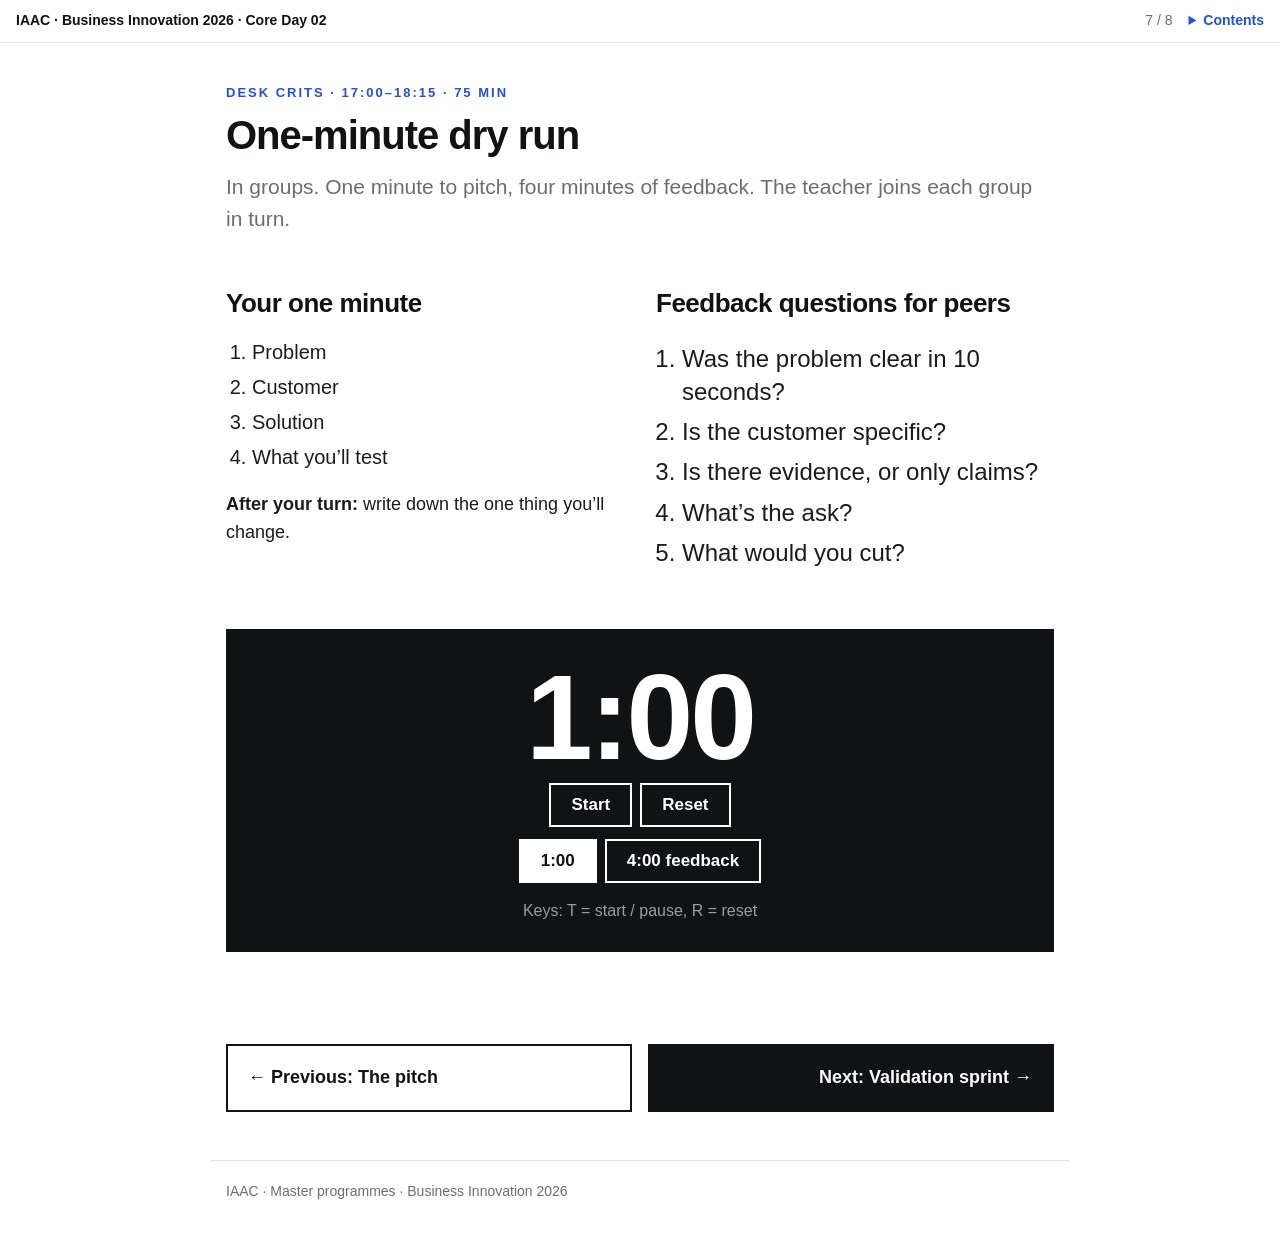
<file: 07-desk-crits.html>
<!doctype html>
<html lang="en">
<head>
<meta charset="utf-8">
<meta name="viewport" content="width=device-width, initial-scale=1">
<title>Desk crits &middot; Core Day 02</title>
<meta name="description" content="Desk crits: instructions and prompts for Core Day 02, Business Innovation 2026.">
<link rel="stylesheet" href="style.css">
</head>
<body>
<div class="bar"><a class="home" href="index.html">IAAC &middot; Business Innovation 2026 &middot; Core Day 02</a><div class="right"><span class="prog">7 / 8</span><details class="toc"><summary>Contents</summary><ol><li><a href="index.html">Overview</a></li><li><a href="01-build-sprint.html">Build sprint</a></li><li><a href="02-build-prompts.html">Builder prompts</a></li><li><a href="03-peer-test-ship.html">Peer test &amp; ship</a></li><li><a href="04-your-numbers.html">Your numbers</a></li><li><a href="05-numbers-prompts.html">AI: check your numbers</a></li><li><a href="06-the-pitch.html">The pitch</a></li><li class="cur"><a href="07-desk-crits.html" aria-current="page">Desk crits</a></li><li><a href="08-validation-sprint.html">Validation sprint</a></li></ol></details></div></div>
<main>
<p class="eyebrow">Desk crits &middot; 17:00&ndash;18:15 &middot; 75 min</p>
<h1>One-minute dry run</h1>
<p class="lead">In groups. One minute to pitch, four minutes of feedback. The teacher joins each group in turn.</p>
<div class="cols"><div><h2>Your one minute</h2><ol class="num bignum" style="font-size:20px"><li>Problem</li><li>Customer</li><li>Solution</li><li>What you&rsquo;ll test</li></ol><p><strong>After your turn:</strong> write down the one thing you&rsquo;ll change.</p></div>
<div><h2>Feedback questions for peers</h2><ol class="num bignum"><li>Was the problem clear in 10 seconds?</li><li>Is the customer specific?</li><li>Is there evidence, or only claims?</li><li>What&rsquo;s the ask?</li><li>What would you cut?</li></ol></div></div>
<div class="timer" id="timer"><div class="digits" id="tdigits">1:00</div><div><button type="button" id="tstart">Start</button><button type="button" id="treset">Reset</button></div><div><button type="button" id="d1" class="on">1:00</button><button type="button" id="d4">4:00 feedback</button></div><p class="note" style="color:#9a9ca3;margin:10px 0 0">Keys: T = start / pause, R = reset</p></div>
</main>
<nav class="pn" aria-label="Page navigation"><a class="prev" href="06-the-pitch.html">&larr; Previous: The pitch</a><a class="next" href="08-validation-sprint.html">Next: Validation sprint &rarr;</a></nav>

<footer>IAAC &middot; Master programmes &middot; Business Innovation 2026</footer>
<script src="site.js"></script>
</body>
</html>
</file>
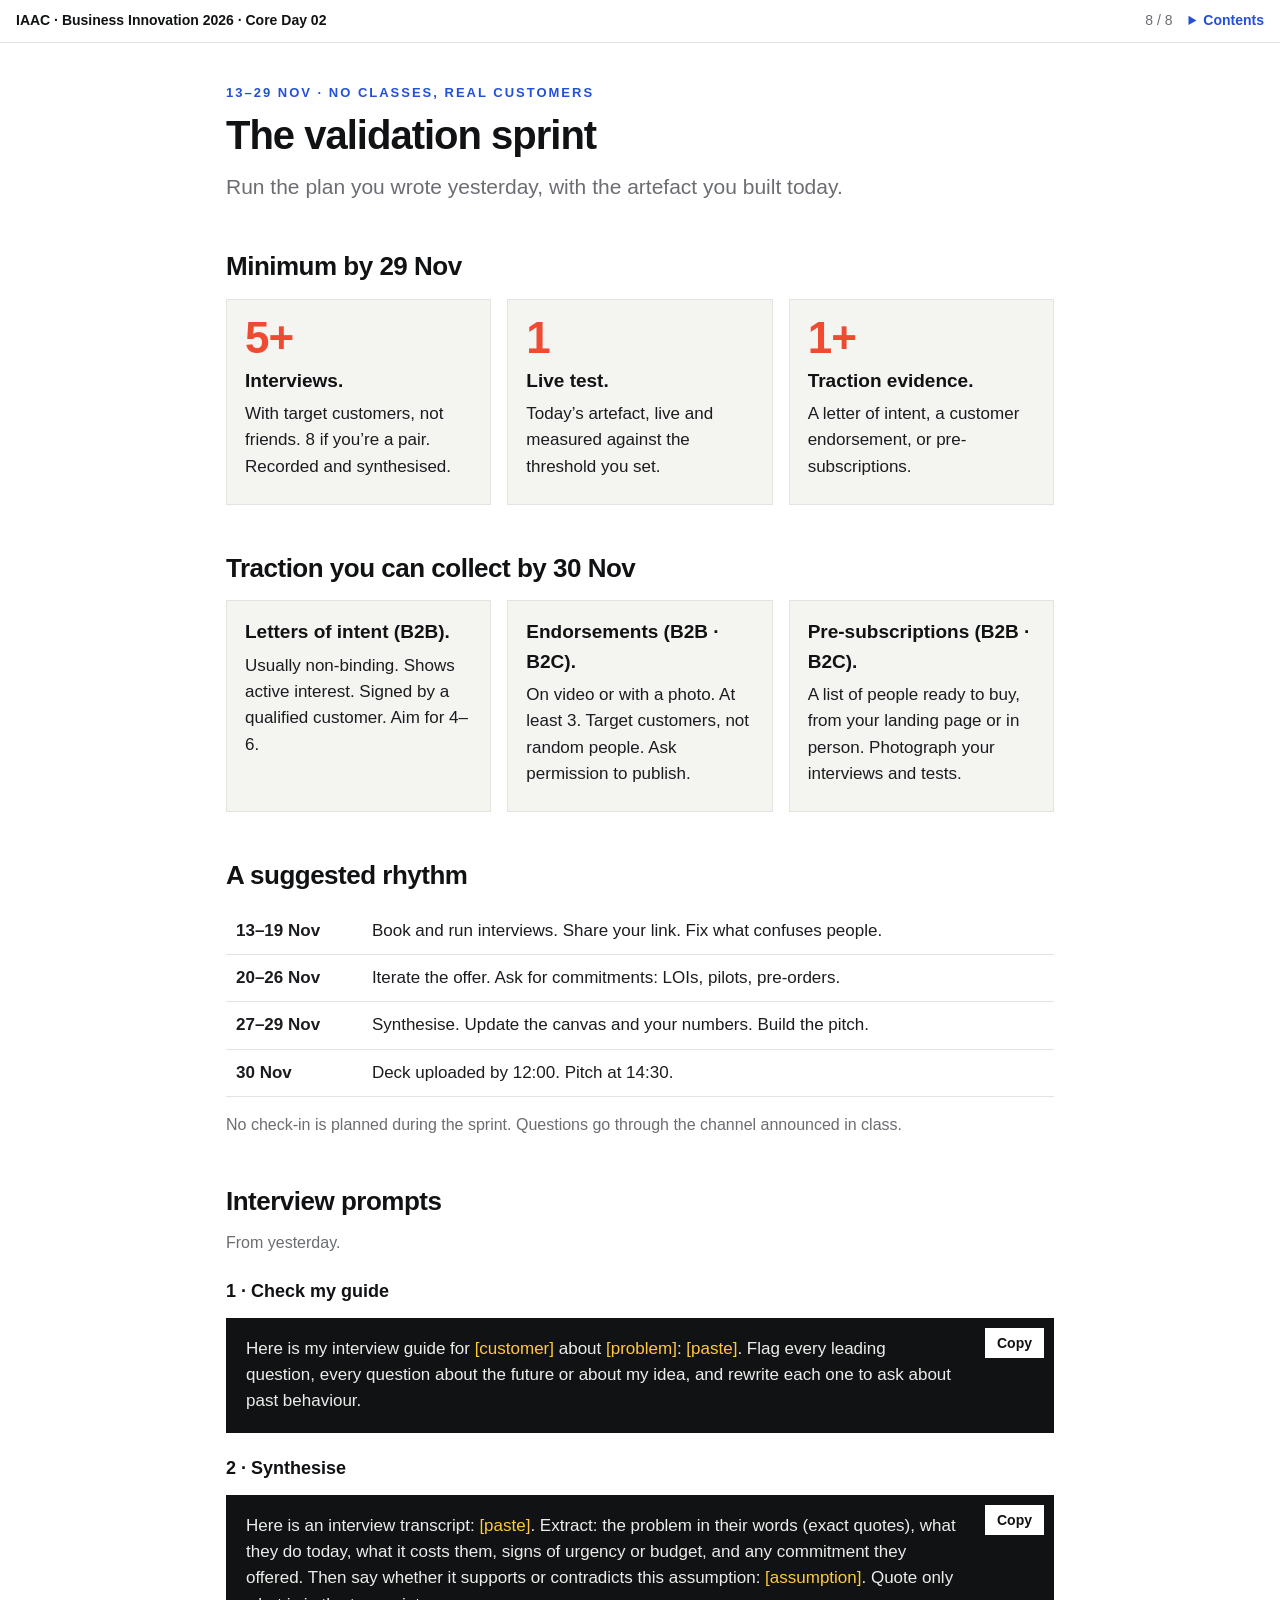
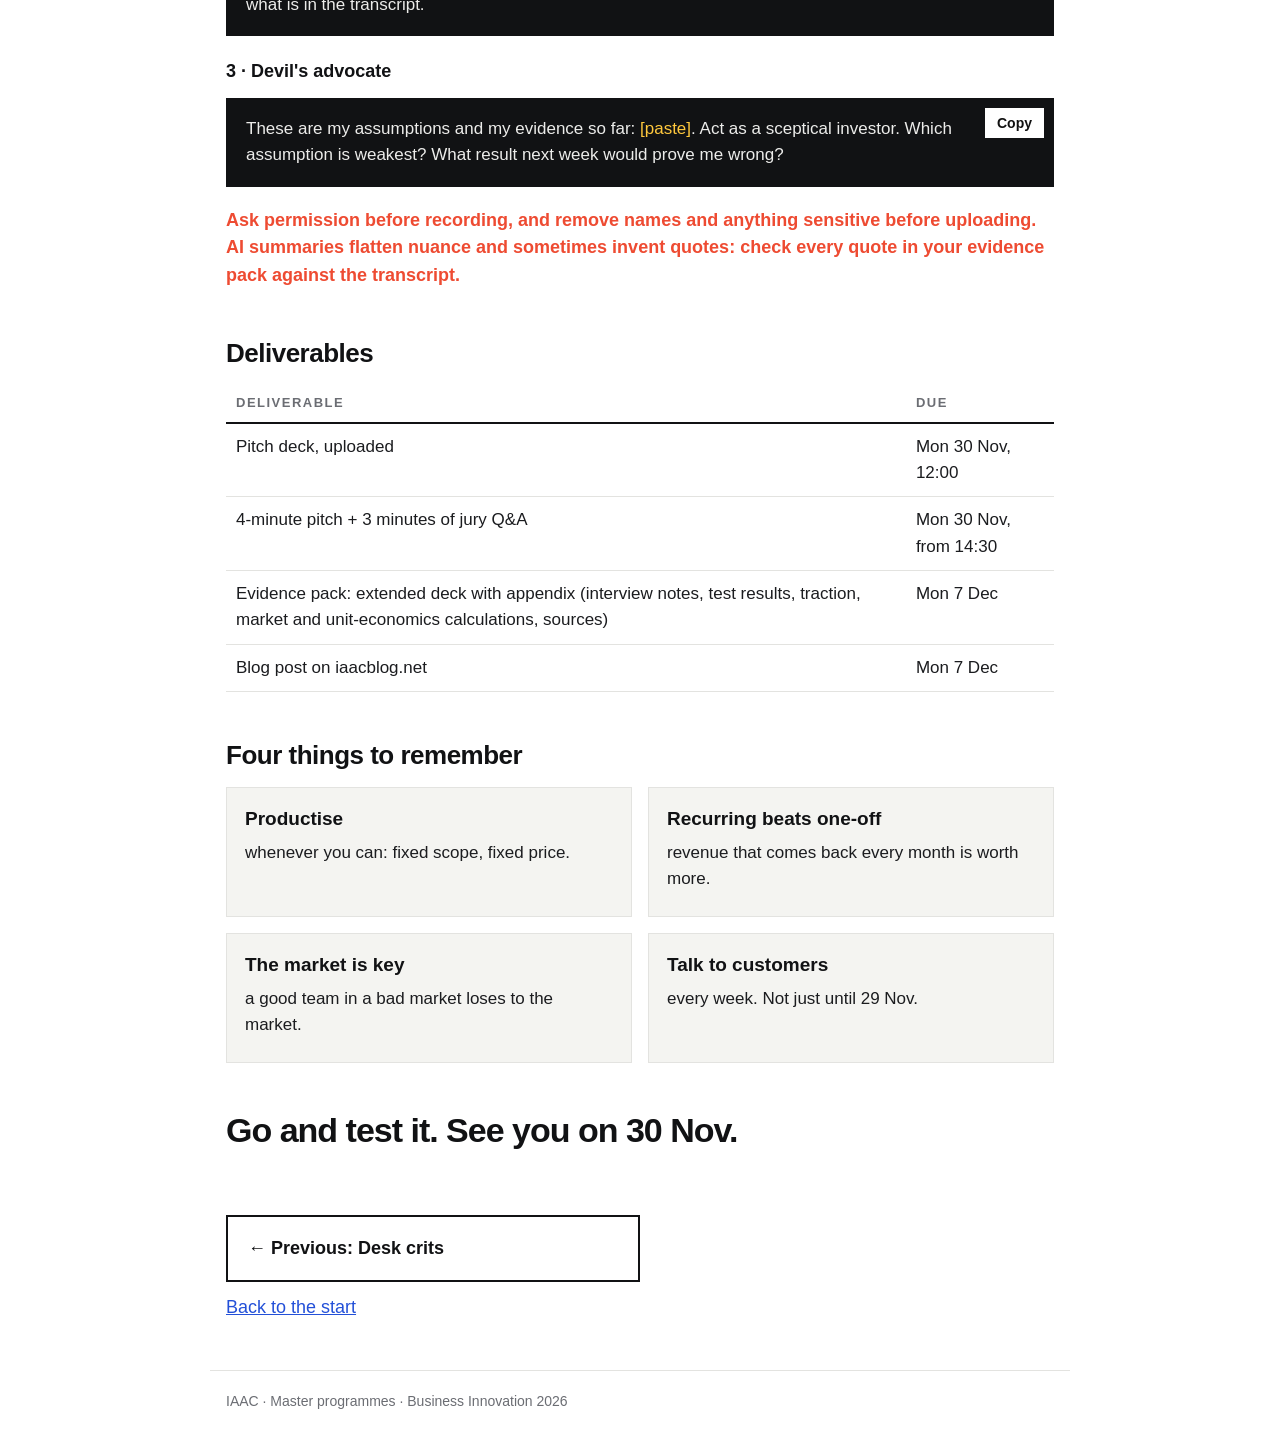
<file: 08-validation-sprint.html>
<!doctype html>
<html lang="en">
<head>
<meta charset="utf-8">
<meta name="viewport" content="width=device-width, initial-scale=1">
<title>Validation sprint &middot; Core Day 02</title>
<meta name="description" content="Validation sprint: instructions and prompts for Core Day 02, Business Innovation 2026.">
<link rel="stylesheet" href="style.css">
</head>
<body>
<div class="bar"><a class="home" href="index.html">IAAC &middot; Business Innovation 2026 &middot; Core Day 02</a><div class="right"><span class="prog">8 / 8</span><details class="toc"><summary>Contents</summary><ol><li><a href="index.html">Overview</a></li><li><a href="01-build-sprint.html">Build sprint</a></li><li><a href="02-build-prompts.html">Builder prompts</a></li><li><a href="03-peer-test-ship.html">Peer test &amp; ship</a></li><li><a href="04-your-numbers.html">Your numbers</a></li><li><a href="05-numbers-prompts.html">AI: check your numbers</a></li><li><a href="06-the-pitch.html">The pitch</a></li><li><a href="07-desk-crits.html">Desk crits</a></li><li class="cur"><a href="08-validation-sprint.html" aria-current="page">Validation sprint</a></li></ol></details></div></div>
<main>
<p class="eyebrow">13&ndash;29 Nov &middot; no classes, real customers</p>
<h1>The validation sprint</h1>
<p class="lead">Run the plan you wrote yesterday, with the artefact you built today.</p>
<h2>Minimum by 29 Nov</h2><div class="cards">
<div class="card"><span class="big">5+</span><h3>Interviews.</h3><p>With target customers, not friends. 8 if you&rsquo;re a pair. Recorded and synthesised.</p></div>
<div class="card"><span class="big">1</span><h3>Live test.</h3><p>Today&rsquo;s artefact, live and measured against the threshold you set.</p></div>
<div class="card"><span class="big">1+</span><h3>Traction evidence.</h3><p>A letter of intent, a customer endorsement, or pre-subscriptions.</p></div></div>
<h2>Traction you can collect by 30 Nov</h2><div class="cards">
<div class="card"><h3>Letters of intent (B2B).</h3><p>Usually non-binding. Shows active interest. Signed by a qualified customer. Aim for 4&ndash;6.</p></div>
<div class="card"><h3>Endorsements (B2B &middot; B2C).</h3><p>On video or with a photo. At least 3. Target customers, not random people. Ask permission to publish.</p></div>
<div class="card"><h3>Pre-subscriptions (B2B &middot; B2C).</h3><p>A list of people ready to buy, from your landing page or in person. Photograph your interviews and tests.</p></div></div>
<h2>A suggested rhythm</h2><div class="tw"><table><tbody>
<tr><td><strong>13&ndash;19 Nov</strong></td><td>Book and run interviews. Share your link. Fix what confuses people.</td></tr>
<tr><td><strong>20&ndash;26 Nov</strong></td><td>Iterate the offer. Ask for commitments: LOIs, pilots, pre-orders.</td></tr>
<tr><td><strong>27&ndash;29 Nov</strong></td><td>Synthesise. Update the canvas and your numbers. Build the pitch.</td></tr>
<tr><td><strong>30 Nov</strong></td><td>Deck uploaded by 12:00. Pitch at 14:30.</td></tr></tbody></table></div>
<p class="note">No check-in is planned during the sprint. Questions go through the channel announced in class.</p>
<h2>Interview prompts</h2><p class="note">From yesterday.</p>
<p class="plabel">1 &middot; Check my guide</p><div class="prompt"><button class="copy" type="button">Copy</button><pre>Here is my interview guide for <span class="ph">[customer]</span> about <span class="ph">[problem]</span>: <span class="ph">[paste]</span>. Flag every leading question, every question about the future or about my idea, and rewrite each one to ask about past behaviour.</pre></div>
<p class="plabel">2 &middot; Synthesise</p><div class="prompt"><button class="copy" type="button">Copy</button><pre>Here is an interview transcript: <span class="ph">[paste]</span>. Extract: the problem in their words (exact quotes), what they do today, what it costs them, signs of urgency or budget, and any commitment they offered. Then say whether it supports or contradicts this assumption: <span class="ph">[assumption]</span>. Quote only what is in the transcript.</pre></div>
<p class="plabel">3 &middot; Devil's advocate</p><div class="prompt"><button class="copy" type="button">Copy</button><pre>These are my assumptions and my evidence so far: <span class="ph">[paste]</span>. Act as a sceptical investor. Which assumption is weakest? What result next week would prove me wrong?</pre></div>
<p class="warn-t">Ask permission before recording, and remove names and anything sensitive before uploading. AI summaries flatten nuance and sometimes invent quotes: check every quote in your evidence pack against the transcript.</p>
<h2>Deliverables</h2><div class="tw"><table><thead><tr><th>Deliverable</th><th>Due</th></tr></thead><tbody>
<tr><td>Pitch deck, uploaded</td><td>Mon 30 Nov, 12:00</td></tr>
<tr><td>4-minute pitch + 3 minutes of jury Q&amp;A</td><td>Mon 30 Nov, from 14:30</td></tr>
<tr><td>Evidence pack: extended deck with appendix (interview notes, test results, traction, market and unit-economics calculations, sources)</td><td>Mon 7 Dec</td></tr>
<tr><td>Blog post on iaacblog.net</td><td>Mon 7 Dec</td></tr></tbody></table></div>
<h2>Four things to remember</h2><div class="cards two">
<div class="card"><h3>Productise</h3><p>whenever you can: fixed scope, fixed price.</p></div>
<div class="card"><h3>Recurring beats one-off</h3><p>revenue that comes back every month is worth more.</p></div>
<div class="card"><h3>The market is key</h3><p>a good team in a bad market loses to the market.</p></div>
<div class="card"><h3>Talk to customers</h3><p>every week. Not just until 29 Nov.</p></div></div>
<p class="close">Go and test it. See you on 30 Nov.</p>
</main>
<nav class="pn" aria-label="Page navigation"><a class="prev" href="07-desk-crits.html">&larr; Previous: Desk crits</a></nav>
<p class="back"><a href="index.html">Back to the start</a></p>
<footer>IAAC &middot; Master programmes &middot; Business Innovation 2026</footer>
<script src="site.js"></script>
</body>
</html>
</file>
<file: style.css>
:root{--paper:#FFFFFF;--ink:#1b1c1f;--head:#111214;--muted:#6b6d73;--line:#e3e3e0;--soft:#f4f4f1;--dark:#111214;--accent:#2350D8;--accent2:#0E9A78;--accent3:#EE4B32;--accent4:#FFC83D;--onaccent:#fff}
@media (prefers-color-scheme:dark){:root{--paper:#111214;--ink:#e9e9e6;--head:#f4f4f1;--line:#2a2b2f;--soft:#1a1b1e;--accent:#6d8cff;--dark:#000;--muted:#9a9ca3}}
*{box-sizing:border-box}
html{-webkit-text-size-adjust:100%}
body{margin:0;background:var(--paper);color:var(--ink);font-family:'Helvetica Neue',Helvetica,Arial,sans-serif;font-size:18px;line-height:1.55}
a{color:var(--accent)}
.bar{display:flex;align-items:center;justify-content:space-between;gap:12px;padding:10px 16px;border-bottom:1px solid var(--line);font-size:14px;position:relative;flex-wrap:wrap}
.bar a.home{color:var(--head);text-decoration:none;font-weight:700}
.bar .right{display:flex;align-items:center;gap:16px}
.prog{color:var(--muted);font-variant-numeric:tabular-nums}
details.toc{position:relative}
details.toc summary{cursor:pointer;color:var(--accent);font-weight:700}
details.toc ol{position:absolute;right:0;top:30px;z-index:10;margin:0;padding:12px 16px 12px 36px;background:var(--paper);border:1px solid var(--line);box-shadow:0 8px 24px rgba(0,0,0,.18);width:260px;list-style:decimal-leading-zero}
details.toc li{padding:3px 0}
details.toc li.cur a{color:var(--head);font-weight:700;text-decoration:none}
details.toc li.cur::marker{color:var(--accent)}
main{max-width:860px;margin:0 auto;padding:40px 16px 24px}
.eyebrow{color:var(--accent);text-transform:uppercase;letter-spacing:2px;font-size:13px;font-weight:700;margin:0 0 10px}
h1{font-size:40px;line-height:1.1;letter-spacing:-1px;color:var(--head);margin:0 0 14px}
h2{font-size:26px;line-height:1.2;letter-spacing:-.5px;color:var(--head);margin:48px 0 14px}
h3{font-size:19px;color:var(--head);margin:0 0 6px}
.lead{font-size:21px;color:var(--muted);margin:0 0 28px}
p{margin:0 0 14px}
ul.sq{list-style:none;padding:0;margin:0 0 16px}
ul.sq li{position:relative;padding-left:24px;margin:8px 0}
ul.sq li::before{content:"";position:absolute;left:2px;top:.6em;width:9px;height:9px;background:var(--accent)}
ul.sq.green li::before{background:var(--accent2)}
ol.num{padding-left:26px}ol.num li{margin:8px 0}
.callout{background:var(--soft);border-left:5px solid var(--accent);padding:16px 20px;margin:20px 0}
.callout.warn{border-left-color:var(--accent3)}
.warnbox{border:2px solid var(--accent3);padding:16px 20px;margin:24px 0}
.warn-t{color:var(--accent3);font-weight:700}
.note{color:var(--muted);font-size:16px}
.cards{display:grid;grid-template-columns:repeat(auto-fit,minmax(220px,1fr));gap:16px;margin:16px 0}
.cards.two{grid-template-columns:repeat(2,1fr)}
.cards.five{grid-template-columns:repeat(5,1fr);gap:12px}
.card{background:var(--soft);border:1px solid var(--line);padding:16px 18px}
.card p{margin:0 0 8px;font-size:17px}
.card .n{display:block;font-size:28px;font-weight:700;color:var(--accent);line-height:1}
.five .card{padding:14px}.five .card p{font-size:15px}
.big{font-size:44px;font-weight:700;letter-spacing:-1px;color:var(--accent3);line-height:1;display:block;margin-bottom:6px}
.tw{overflow-x:auto;margin:16px 0;-webkit-overflow-scrolling:touch}
table{border-collapse:collapse;width:100%;font-size:17px}
th{text-align:left;font-size:13px;text-transform:uppercase;letter-spacing:1.5px;color:var(--muted);border-bottom:2px solid var(--head);padding:8px 10px}
td{padding:10px;border-bottom:1px solid var(--line);vertical-align:top}
tr.muted td{color:var(--muted)}
tr.star td{font-weight:700;background:var(--soft)}
tr.star td a{color:var(--head);text-decoration:none;border-bottom:2px solid var(--accent)}
tr.hl td{background:var(--accent);color:var(--onaccent)}
td.r,th.r{text-align:right;white-space:nowrap}
.pill{display:inline-block;border-radius:99px;padding:2px 12px;font-size:14px;font-weight:700;color:#fff;background:var(--accent);white-space:nowrap}
.pill.g{background:var(--accent2)}.pill.r{background:var(--accent3)}.pill.y{background:var(--accent4);color:#111}
tr.hl .pill{background:#fff;color:#2350D8}
.cta{display:inline-block;background:var(--accent);color:#fff;text-decoration:none;font-weight:700;font-size:22px;padding:16px 28px;margin:24px 0}
.prompt{position:relative;background:var(--dark);color:#ececea;padding:18px 20px;margin:12px 0 20px}
.prompt pre{margin:0;padding-right:76px;white-space:pre-wrap;word-wrap:break-word;font:17px/1.55 'Helvetica Neue',Helvetica,Arial,sans-serif}
.ph{color:var(--accent4)}
.copy{position:absolute;top:10px;right:10px;background:#fff;color:#111;border:0;font:700 14px 'Helvetica Neue',Helvetica,Arial,sans-serif;padding:7px 12px;cursor:pointer}
.copy:hover{background:var(--accent4)}
.plabel{font-weight:700;color:var(--head);margin:22px 0 0}
.formula{font-size:26px;font-weight:700;letter-spacing:-.5px;color:var(--head);border:2px solid var(--head);padding:18px 20px;margin:16px 0}
.steps{display:grid;grid-template-columns:repeat(3,1fr);gap:0;margin:16px 0 8px}
.steps div{padding:14px;color:#fff;font-weight:700;font-size:16px}
.steps div span{display:block;font-weight:400;font-size:13px;text-transform:uppercase;letter-spacing:1px}
.s1{background:#8a8c93}.s2{background:var(--accent)}.s3{background:var(--accent2)}
.bignum{font-size:24px;line-height:1.35}
.bignum li{margin:14px 0}
.checks{list-style:none;padding:0}.checks li{margin:10px 0;font-size:20px}
.checks input{width:22px;height:22px;vertical-align:-4px;margin-right:10px}
.cols{display:grid;grid-template-columns:1fr 1fr;gap:32px}
.cols h2{margin-top:24px}
.timer{background:var(--dark);color:#fff;padding:28px 20px;text-align:center;margin:36px 0}
.timer .digits{font-size:120px;font-weight:700;line-height:1;letter-spacing:-3px;font-variant-numeric:tabular-nums}
.timer.low .digits{color:var(--accent3)}
.timer.flash{animation:fl .5s 3}
@keyframes fl{50%{background:var(--accent3)}}
.timer button{font:700 17px 'Helvetica Neue',Helvetica,Arial,sans-serif;padding:10px 20px;margin:6px 4px;border:2px solid #fff;background:transparent;color:#fff;cursor:pointer}
.timer button.on,.timer button:hover{background:#fff;color:#111}
.calc{display:grid;grid-template-columns:1fr 1fr;gap:16px;margin:16px 0}
.panel{border:1px solid var(--line);background:var(--soft);padding:16px}
.panel label{display:flex;justify-content:space-between;align-items:center;gap:10px;font-size:16px;margin:8px 0}
.panel input{width:100px;font:inherit;padding:6px;border:1px solid var(--line);background:var(--paper);color:var(--ink);text-align:right}
.res{border-top:2px solid var(--head);margin-top:12px;padding-top:8px}
.res div{display:flex;justify-content:space-between;font-size:16px;padding:3px 0}
.res b{font-variant-numeric:tabular-nums}
.res .k{font-size:19px}
.good{color:var(--accent2)}.mid{color:#b58900}.bad{color:var(--accent3)}
.markers span{display:inline-block;width:10px;height:10px;margin-right:4px}
.close{font-size:34px;font-weight:700;letter-spacing:-1px;color:var(--head);margin:48px 0 8px;line-height:1.15}
.pn{display:flex;gap:16px;max-width:860px;margin:32px auto 0;padding:0 16px}
.pn a{flex:1;display:block;padding:18px 20px;border:2px solid var(--head);color:var(--head);text-decoration:none;font-weight:700;font-size:18px}
.pn a.next{background:var(--head);color:var(--paper);text-align:right}
.pn a:hover{border-color:var(--accent);background:var(--accent);color:#fff}
.pn a.prev:only-child,.pn a.next:only-child{max-width:50%}
.pn a.next:only-child{margin-left:auto}
.back{max-width:860px;margin:12px auto 0;padding:0 16px}
footer{max-width:860px;margin:48px auto 0;padding:20px 16px 40px;border-top:1px solid var(--line);color:var(--muted);font-size:14px}
@media (max-width:700px){
body{font-size:18px}
h1{font-size:30px}h2{font-size:23px}.lead{font-size:19px}
.cols,.calc,.cards.two,.cards.five{grid-template-columns:1fr}
.pn{flex-direction:column}.pn a.prev:only-child,.pn a.next:only-child{max-width:none}
.timer .digits{font-size:84px}
.formula{font-size:21px}
.steps{grid-template-columns:1fr}
.close{font-size:28px}
}
</file>
